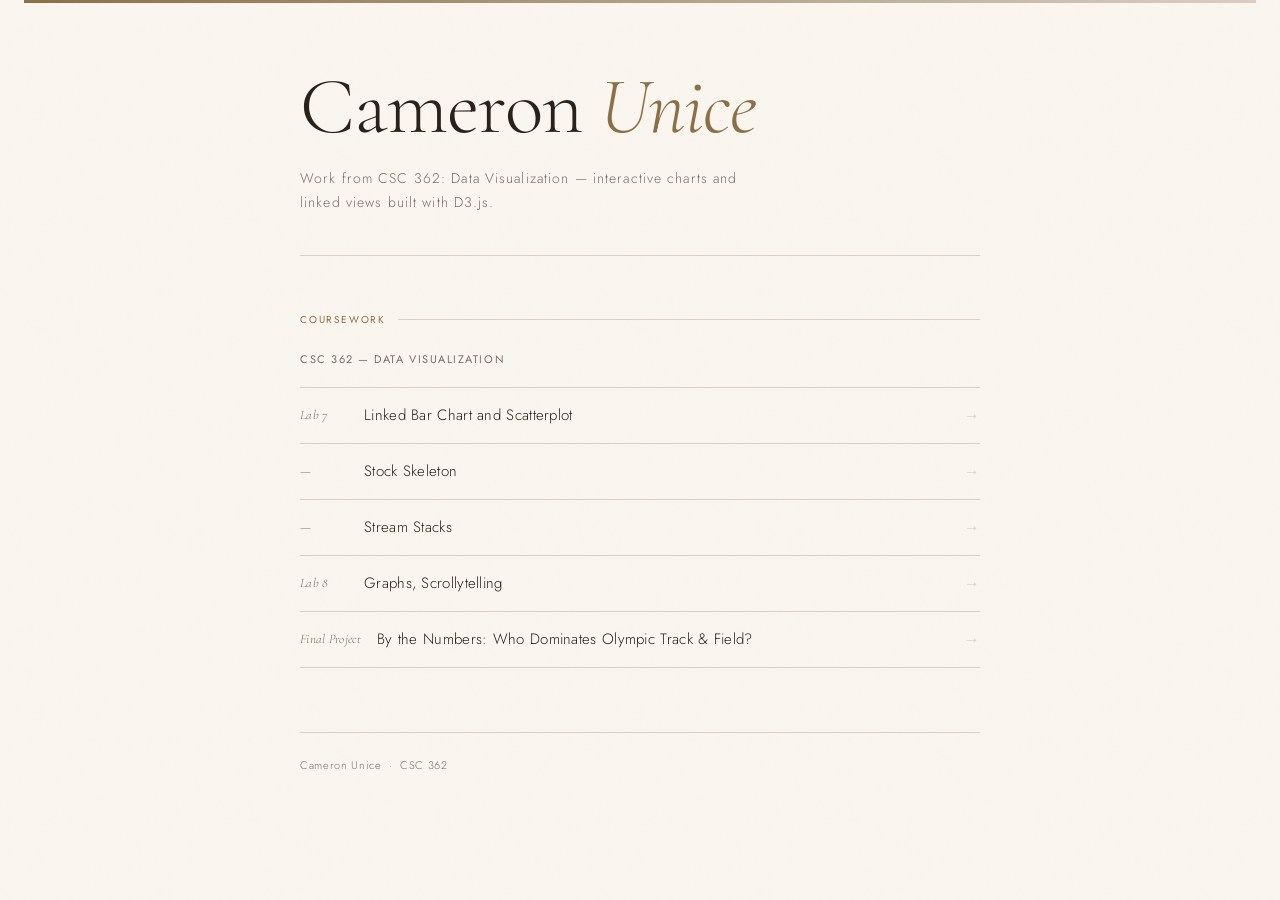
<file: index.html>
<!DOCTYPE html>
<html lang="en">
<head>
  <meta charset="UTF-8" />
  <meta name="viewport" content="width=device-width, initial-scale=1.0" />
  <title>Cameron Unice</title>
  <link href="https://fonts.googleapis.com/css2?family=Cormorant+Garamond:ital,wght@0,300;0,400;1,300&family=Jost:wght@300;400&display=swap" rel="stylesheet">
  <style>
    :root {
      --cream: #faf6ef;
      --warm: #f0e9dc;
      --border: #d9cfc2;
      --ink: #2a2118;
      --muted: #7a6e62;
      --accent: #8b6f47;
    }

    * { margin: 0; padding: 0; box-sizing: border-box; }

    body {
      background-color: var(--cream);
      color: var(--ink);
      font-family: 'Jost', sans-serif;
      font-weight: 300;
      min-height: 100vh;
      padding: 0 24px 80px;
    }

    /* top rule */
    body::before {
      content: '';
      display: block;
      height: 3px;
      background: linear-gradient(90deg, var(--accent) 0%, var(--border) 100%);
      margin-bottom: 64px;
    }

    .container {
      max-width: 680px;
      margin: 0 auto;
    }

    header {
      margin-bottom: 56px;
      padding-bottom: 40px;
      border-bottom: 1px solid var(--border);
    }

    h1 {
      font-family: 'Cormorant Garamond', serif;
      font-weight: 300;
      font-size: clamp(52px, 8vw, 80px);
      line-height: 1;
      letter-spacing: -1px;
      color: var(--ink);
      margin-bottom: 20px;
    }

    h1 em {
      font-style: italic;
      color: var(--accent);
    }

    .tagline {
      font-size: 14px;
      font-weight: 300;
      color: var(--muted);
      letter-spacing: 0.08em;
      line-height: 1.7;
      max-width: 480px;
    }

    h2 {
      font-family: 'Cormorant Garamond', serif;
      font-weight: 400;
      font-size: 28px;
      color: var(--ink);
      margin-bottom: 8px;
      letter-spacing: 0.01em;
    }

    .section-label {
      font-size: 10px;
      font-weight: 400;
      letter-spacing: 0.18em;
      text-transform: uppercase;
      color: var(--accent);
      margin-bottom: 24px;
      display: flex;
      align-items: center;
      gap: 12px;
    }

    .section-label::after {
      content: '';
      flex: 1;
      height: 1px;
      background: var(--border);
    }

    .course-block {
      margin-bottom: 48px;
    }

    .course-title {
      font-size: 11px;
      letter-spacing: 0.14em;
      text-transform: uppercase;
      color: var(--muted);
      margin-bottom: 20px;
      font-weight: 400;
    }

    ul {
      list-style: none;
    }

    li {
      border-top: 1px solid var(--border);
    }

    li:last-child {
      border-bottom: 1px solid var(--border);
    }

    li a {
      display: flex;
      align-items: center;
      justify-content: space-between;
      padding: 16px 0;
      text-decoration: none;
      color: var(--ink);
      font-size: 15px;
      font-weight: 300;
      letter-spacing: 0.02em;
      transition: all 0.2s ease;
      gap: 16px;
    }

    li a::after {
      content: '→';
      color: var(--border);
      font-size: 16px;
      transition: all 0.2s ease;
      flex-shrink: 0;
    }

    li a:hover {
      color: var(--accent);
      padding-left: 8px;
    }

    li a:hover::after {
      color: var(--accent);
      transform: translateX(4px);
    }

    .lab-num {
      font-family: 'Cormorant Garamond', serif;
      font-style: italic;
      font-size: 13px;
      color: var(--muted);
      min-width: 48px;
      flex-shrink: 0;
    }

    .lab-name {
      flex: 1;
    }

    footer {
      margin-top: 64px;
      padding-top: 24px;
      border-top: 1px solid var(--border);
      font-size: 11px;
      color: var(--muted);
      letter-spacing: 0.06em;
    }

    /* subtle paper texture overlay */
    body::after {
      content: '';
      position: fixed;
      inset: 0;
      pointer-events: none;
      background-image: url("data:image/svg+xml,%3Csvg xmlns='http://www.w3.org/2000/svg' width='300' height='300'%3E%3Cfilter id='n'%3E%3CfeTurbulence type='fractalNoise' baseFrequency='0.9' numOctaves='4' stitchTiles='stitch'/%3E%3C/filter%3E%3Crect width='300' height='300' filter='url(%23n)' opacity='0.03'/%3E%3C/svg%3E");
      opacity: 0.4;
      z-index: 0;
    }

    .container { position: relative; z-index: 1; }
  </style>
</head>
<body>
  <div class="container">
    <header>
      <h1>Cameron <em>Unice</em></h1>
      <p class="tagline">Work from CSC 362: Data Visualization — interactive charts and linked views built with D3.js.</p>
    </header>

    <main>
      <div class="section-label">Coursework</div>
      <div class="course-block">
        <p class="course-title">CSC 362 — Data Visualization</p>
        <ul>
          <li>
            <a href="trails-skeleton/index.html">
              <span class="lab-num">Lab 7</span>
              <span class="lab-name">Linked Bar Chart and Scatterplot</span>
            </a>
          </li>
          <li>
            <a href="stock-skeleton/index.html">
              <span class="lab-num">—</span>
              <span class="lab-name">Stock Skeleton</span>
            </a>
          </li>
          <li>
            <a href="stream-stacks/index.html">
              <span class="lab-num">—</span>
              <span class="lab-name">Stream Stacks</span>
            </a>
          </li>
          <li>
            <a href="lab-8-advanced-topics-caunice09/index.html">
              <span class="lab-num">Lab 8</span>
              <span class="lab-name">Graphs, Scrollytelling</span>
            </a>
          </li>
          <li>
            <a href="csc362_final/index.html">
              <span class="lab-num">Final Project</span>
              <span class="lab-name">By the Numbers: Who Dominates Olympic Track & Field?</span>
            </a>
          </li>
        </ul>
      </div>
    </main>

    <footer>Cameron Unice &nbsp;·&nbsp; CSC 362</footer>
  </div>
</body>
</html>
</file>
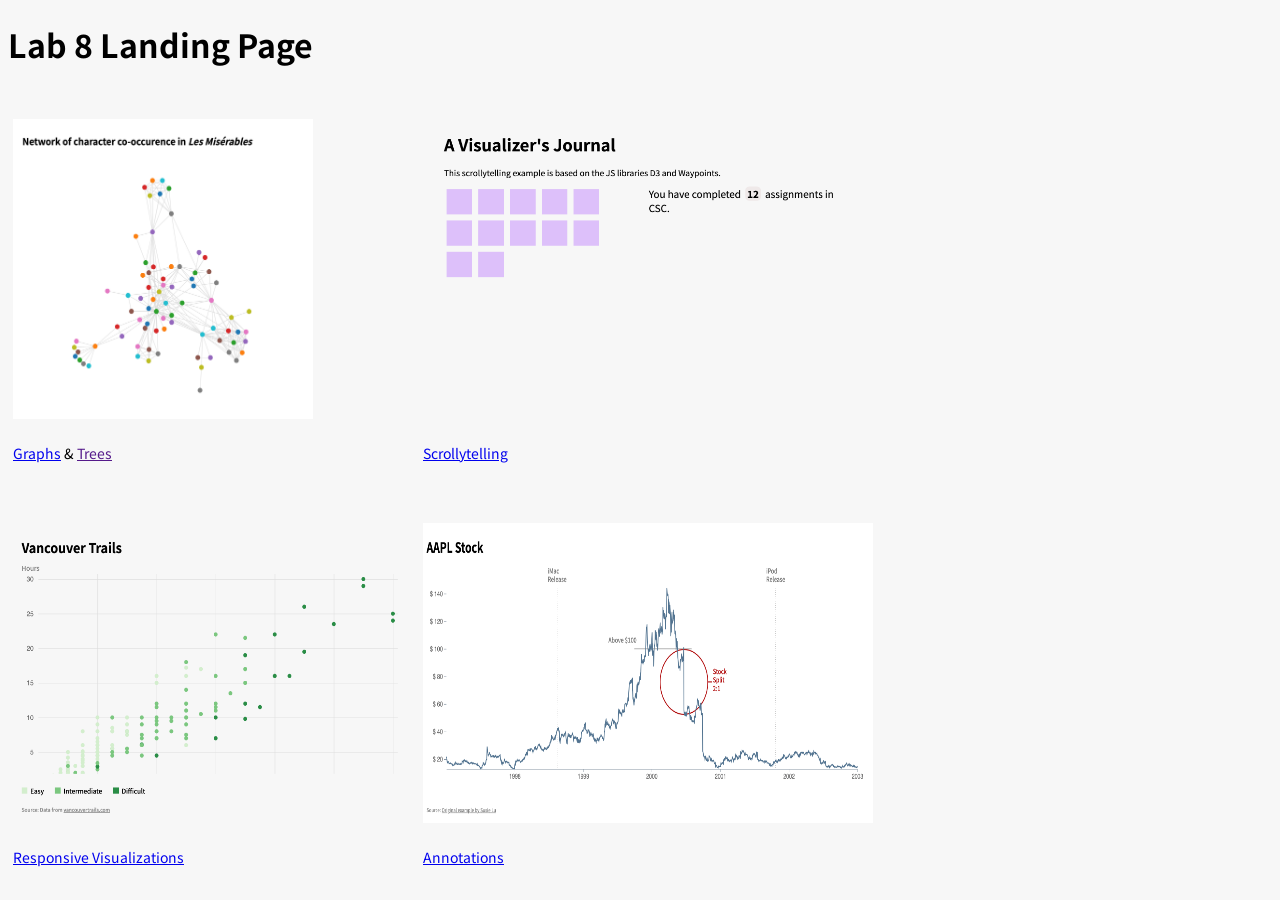
<file: lab-8-advanced-topics-caunice09/index.html>
<!DOCTYPE html>
<html lang="en">
<head>
    <meta charset="UTF-8">
    <meta name="viewport" content="width=device-width, initial-scale=1.0">
    <title>Lab 8</title>
    <link rel="stylesheet" href="css/style.css">
    <link href="https://fonts.googleapis.com/css2?family=Noto+Sans+JP:wght@400;500;700&display=swap" rel="stylesheet">
</head>
<body>
    <h1>Lab 8 Landing Page</h1>
    <style type="text/css">
        </style>
        <table class="tg">
        <thead>
          <tr>
            <th class="tg-0pky"><br><img src="images/graphs.png" alt="A small network of character co-occurences in Les Mis" width="300" height="300"></th>
            <th class="tg-0pky"><br><img src="images/scrollytelling.png" alt="A scrollytelling vis of Data Vis assignments" width="450" height="300"></th>
          </tr>
        </thead>
        <tbody>
          <tr>
            <td class="tg-0pky"><a href="graphs/index.html">Graphs</a> & <a href="">Trees</a></td>
            <td class="tg-0pky"><a href="scrollytelling/index.html">Scrollytelling</a></td>
          </tr>
          <tr>
            <td class="tg-0lax"></td>
            <td class="tg-0lax"></td>
          </tr>
          <tr>
            <td class="tg-0pky"><br><img src="images/responsive.png" alt="A scatterplot of Vancouver hiking trails and their difficulty" width="400" height="300"></td>
            <td class="tg-0pky"><br><img src="images/annotations.png" alt="A line graph of AAPL stock and example annotations" width="450" height="300"></td>
          </tr>
          <tr>
            <td class="tg-0pky"><a href="responsive/index.html">Responsive Visualizations</a></td>
            <td class="tg-0pky"><a href="annotations/index.html">Annotations</a></td>
          </tr>
        </tbody>
        </table>
</body>
</html>
</file>
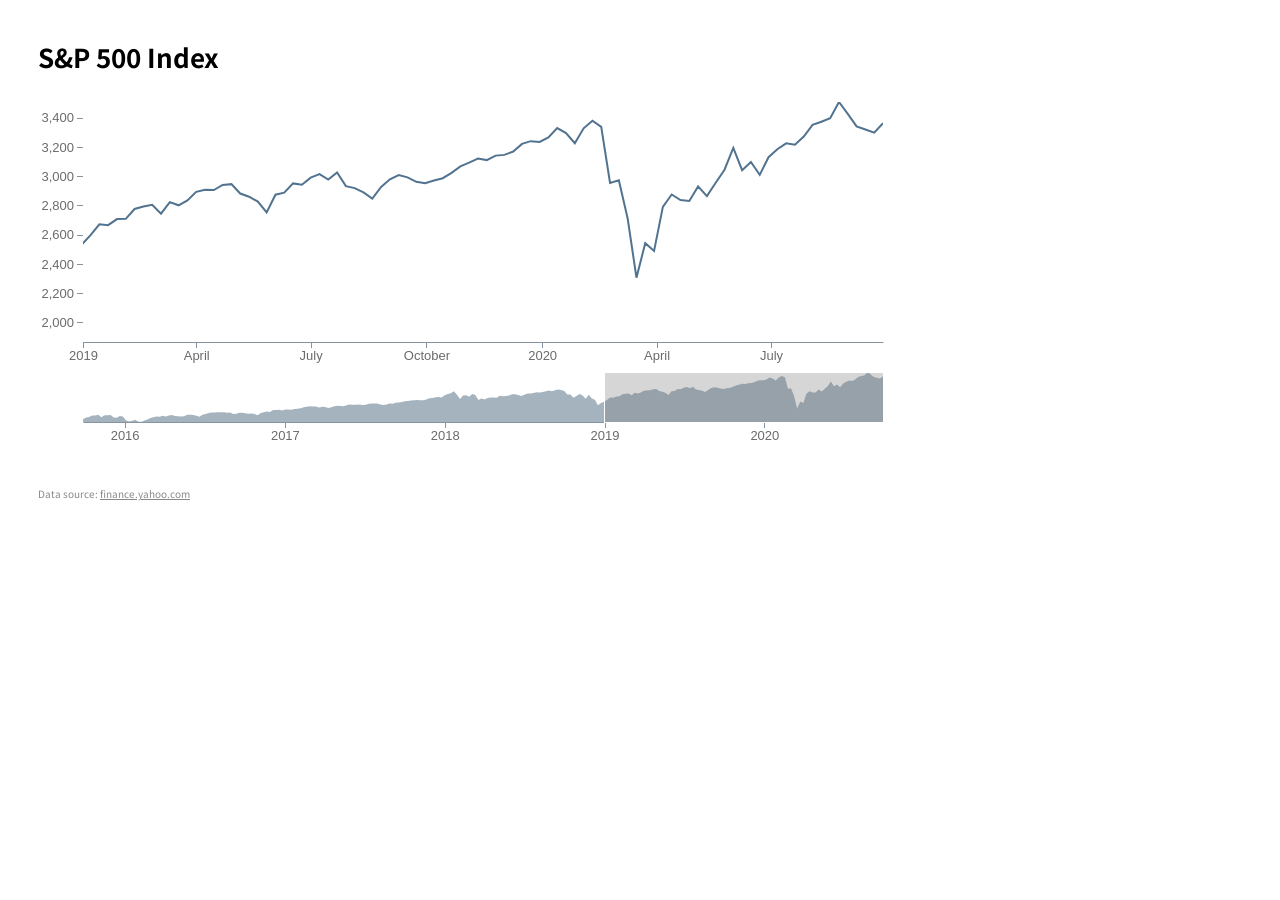
<file: stock-skeleton/index.html>
<!DOCTYPE html>
<html>
<head>
    <title>D3 Brushing & Linking</title>
    <link rel="stylesheet" href="css/style.css">
    <link href="https://fonts.googleapis.com/css2?family=Noto+Sans+JP:wght@500;700&display=swap" rel="stylesheet">
</head>
<body> 
    <h1>S&P 500 Index</h1>

    <svg id="chart"></svg>

    <div class="source">
        Data source: <a href="https://finance.yahoo.com">finance.yahoo.com</a>
    </div>
    
    <script src="js/d3.v6.min.js"></script>
    <script src="js/focusContextVis.js"></script>
    <script src="js/main.js"></script>
</body>
</html>
</file>
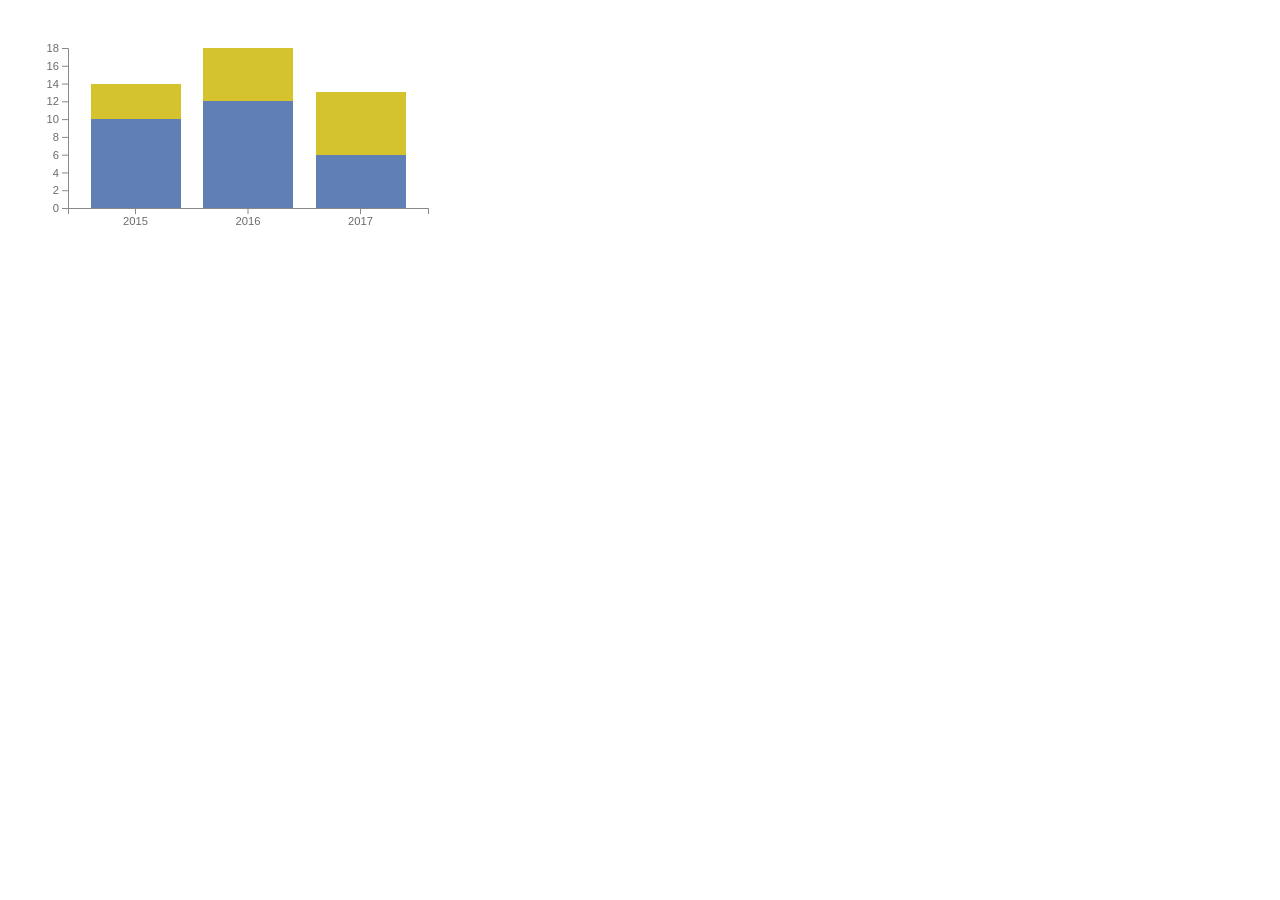
<file: stream-stacks/index.html>
<!DOCTYPE html>
<html>
<head>
    <title>D3 Stacked Bar Chart</title>
    <meta charset="utf-8">
    <link rel="icon" href="data:;base64,iVBORwOKGO=" />
    <link rel="stylesheet" href="css/style.css">
    <link href="https://fonts.googleapis.com/css2?family=Noto+Sans+JP:wght@400;700&display=swap" rel="stylesheet">
</head>
<body>
    
    <svg id="chart"></svg>
    
    <script src="js/d3.v6.min.js"></script>
    <script src="js/stackedBarChart.js"></script>
    <script src="js/main.js"></script>
</body>
</html>
</file>
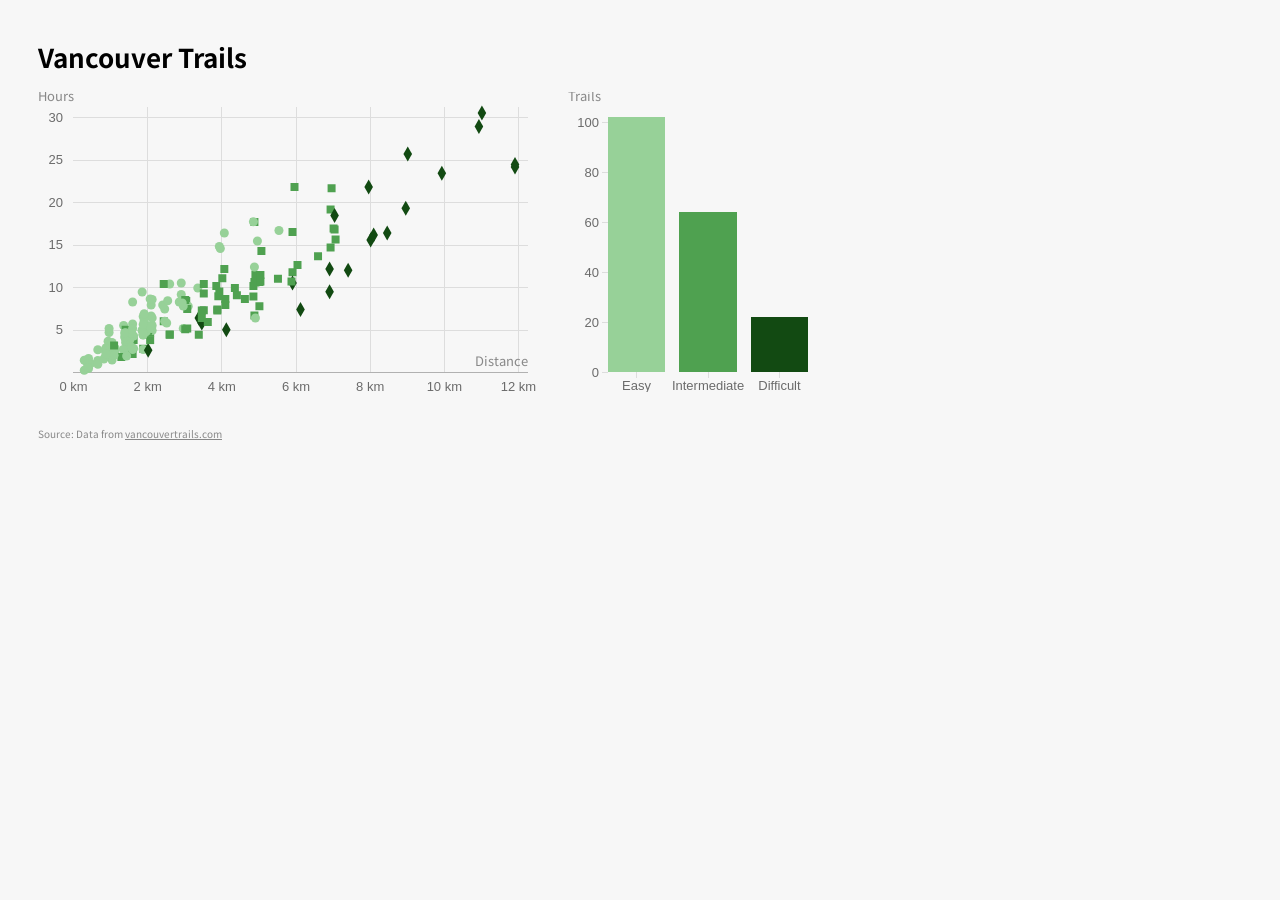
<file: trails-skeleton/index.html>
<!DOCTYPE html>
<html>
<head>
    <title>D3 Linked Charts - Basic</title>
    <link rel="stylesheet" href="css/style.css">
    <link href="https://fonts.googleapis.com/css2?family=Noto+Sans+JP:wght@500;700&display=swap" rel="stylesheet">
</head>
<body> 
    <h1>Vancouver Trails</h1>
    <!-- The wrapper div, called "container", has the display "flex" in the CSS
    to help position both divs close to each other on the page.-->
    <div class="container">

        <!-- We have two divs, one for each SVG.The class for the scatterplot div
        helps with left/right positioning-->
        <div class="margin-right"><svg id="scatterplot"></svg></div>
        <div><svg id="barchart"></svg></div>

    </div>

    <div class="source">
        Source: Data from <a href="https://vancouvertrails.com/trails/">vancouvertrails.com</a>
    </div>

    <!-- Similar tooltip code that we have used previously -->
    <div id="tooltip"></div>
    
    <!-- Order matters: we first import D3, then we use it in 
    scatterplot and barchart. We use our Scatterplot and Barchart
    objects in our main.js, so it should be last. -->
    <script src="js/d3.v6.min.js"></script>
    <script src="js/scatterplot.js"></script>
    <script src="js/barchart.js"></script>
    <script src="js/main.js"></script>
</body>
</html>
</file>
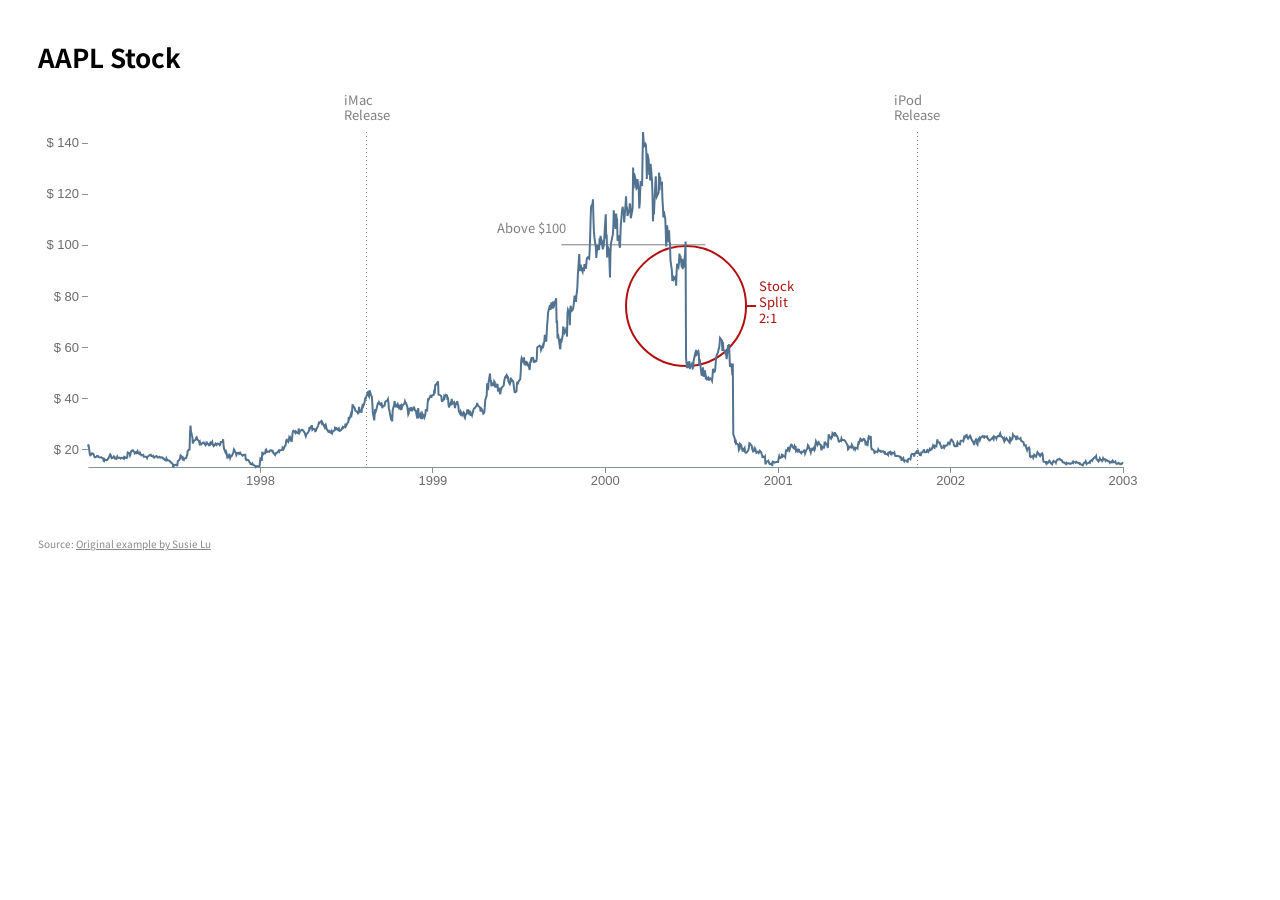
<file: lab-8-advanced-topics-caunice09/annotations/index.html>
<!DOCTYPE html>
<html>
<head>
    <title>D3 Annotated Line Chart</title>
    <link rel="icon" href="data:;base64,iVBORwOKGO=" />
    <link rel="stylesheet" href="css/style.css">
    <link href="https://fonts.googleapis.com/css2?family=Noto+Sans+JP:wght@500;700&display=swap" rel="stylesheet">
</head>
<body> 
    <h1>AAPL Stock</h1>

    <svg id="chart"></svg>

    <div class="source">
        Source: <a href="https://bl.ocks.org/susielu/23dc3082669ee026c552b85081d90976">Original example by Susie Lu</a>
    </div>
    
    <script src="../js/d3.v6.min.js"></script>
    <script src="js/d3-annotation.min.js"></script>
    <script src="js/linechart.js"></script>
    <script src="js/main.js"></script>
</body>
</html>
</file>
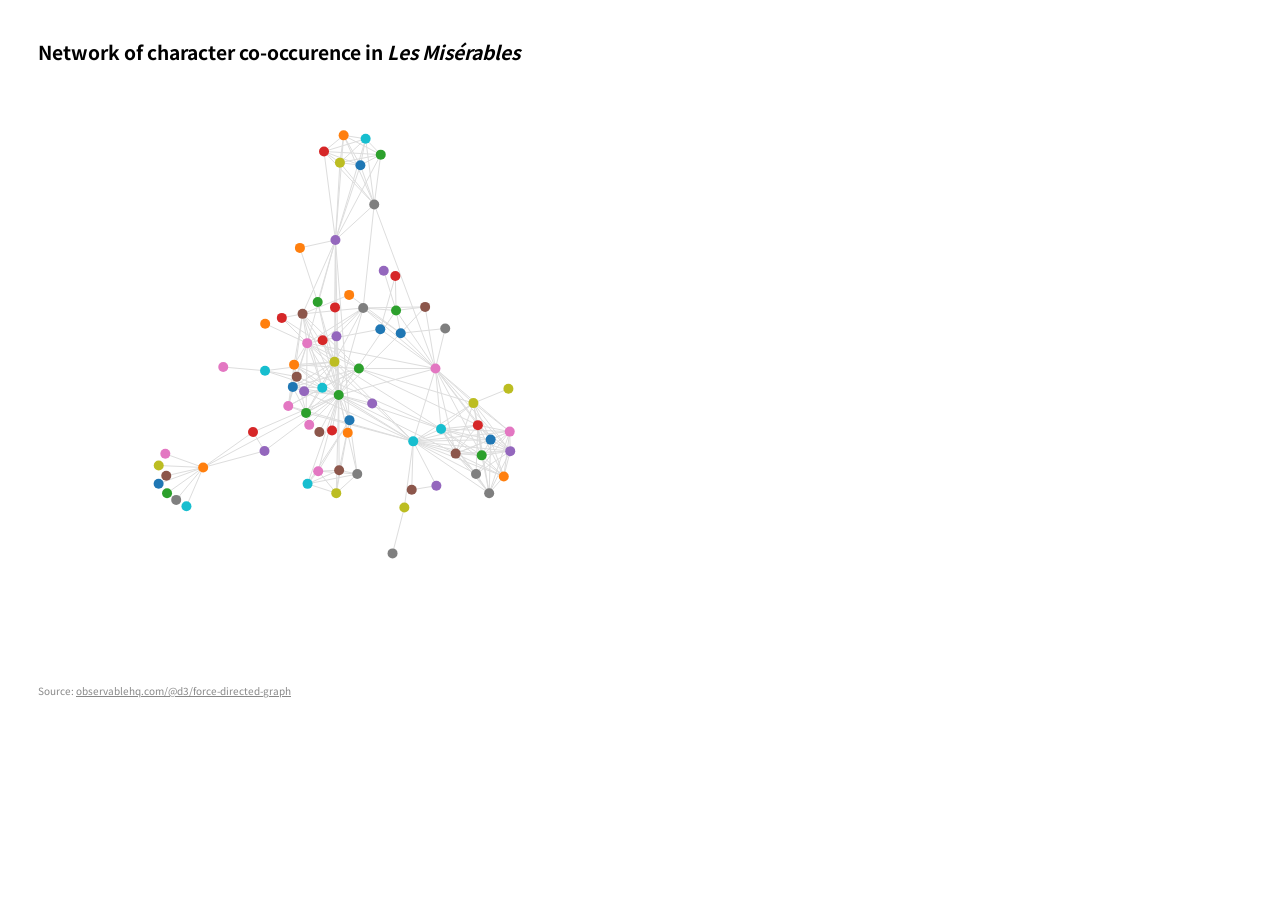
<file: lab-8-advanced-topics-caunice09/graphs/index.html>
<!DOCTYPE html>
<html lang="en">
<head>
    <meta charset="UTF-8">
    <meta name="viewport" content="width=device-width, initial-scale=1.0">
    <title>Graphs and Trees</title>
    <link rel="stylesheet" href="css/style.css">
    <meta charset="UTF-8">
    <link href="https://fonts.googleapis.com/css2?family=Noto+Sans+JP:wght@500;700&display=swap" rel="stylesheet">

</head>
<body>
    <h1>Network of character co-occurence in <i>Les Misérables</i></h1>

    <div id="force-directed-graph"></div>
    <div id="name"></div>
    <div class="source">
        Source: <a href="https://observablehq.com/@d3/force-directed-graph">observablehq.com/@d3/force-directed-graph</a>
    </div>

    <script src="../js/d3.v6.min.js"></script>
    <script src="js/forceDirectedGraph.js"></script>
    <script src="js/main.js"></script>
</body>
</html>
</file>
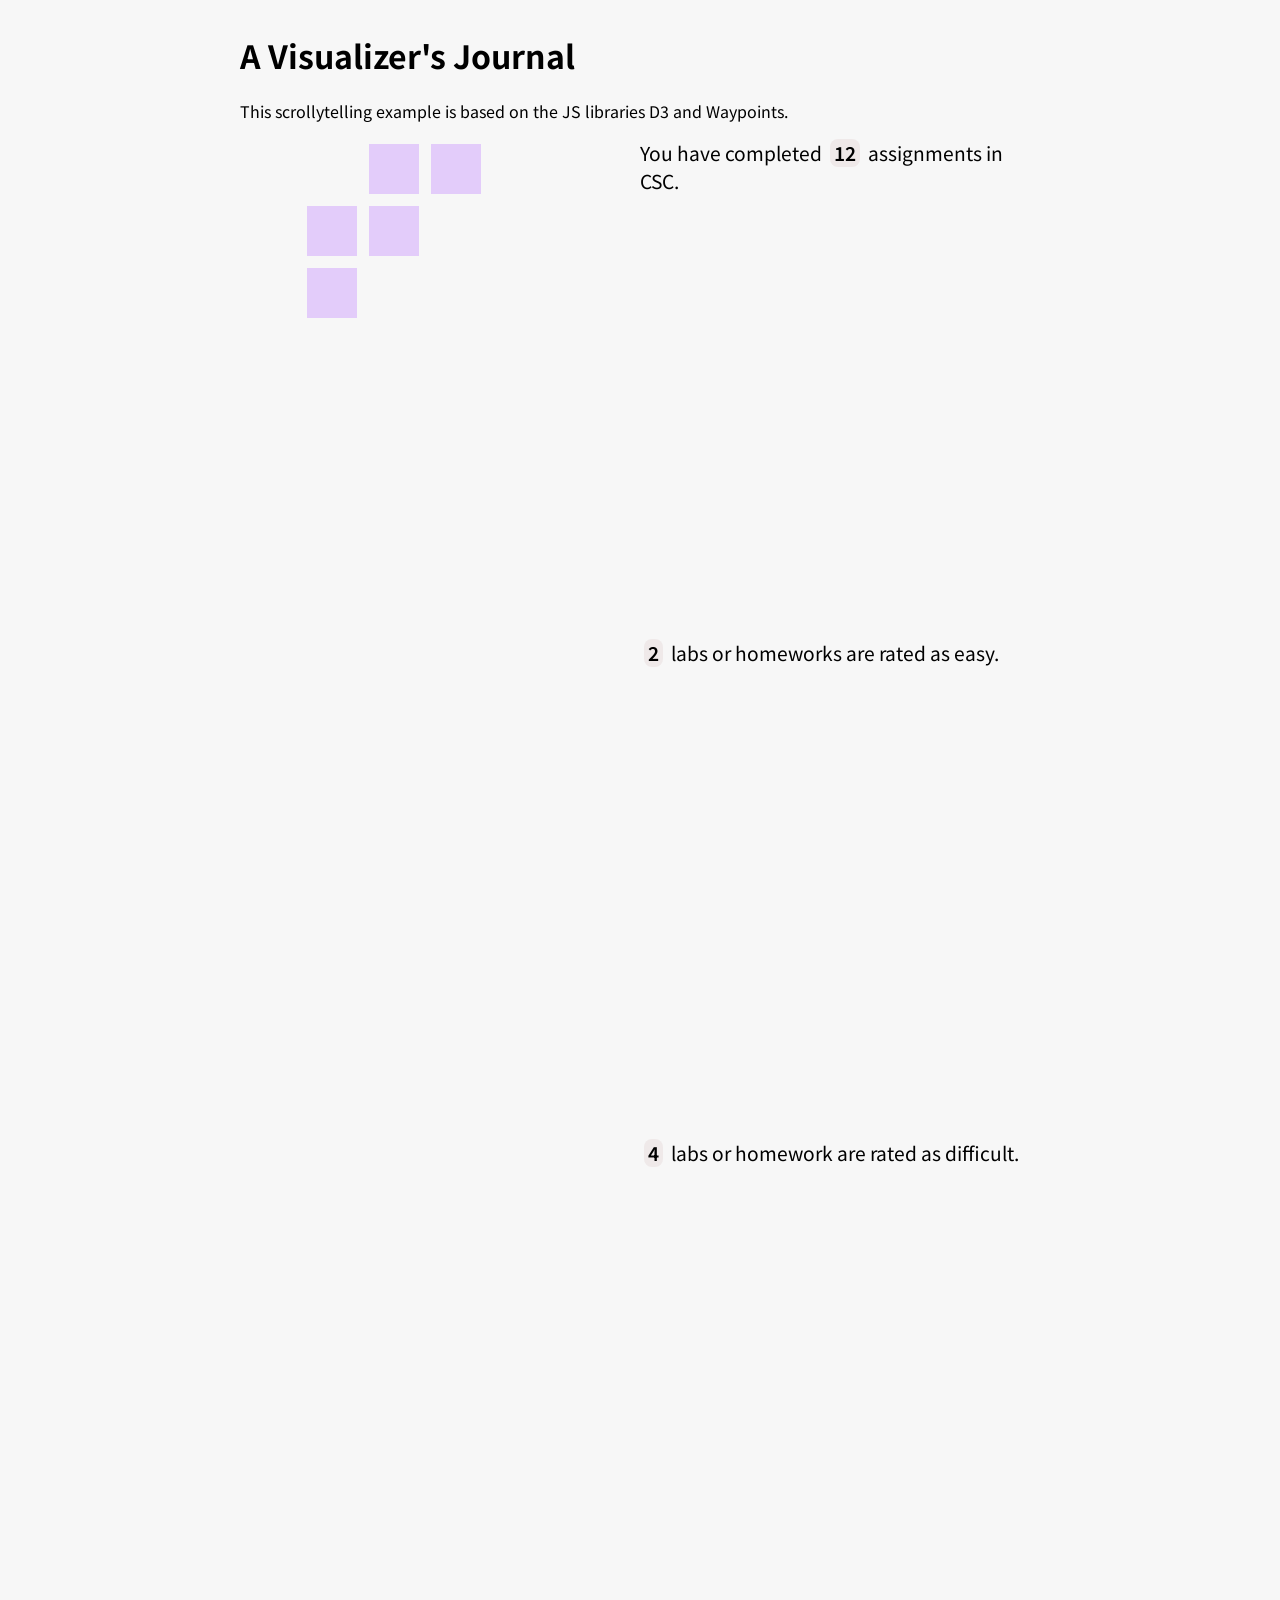
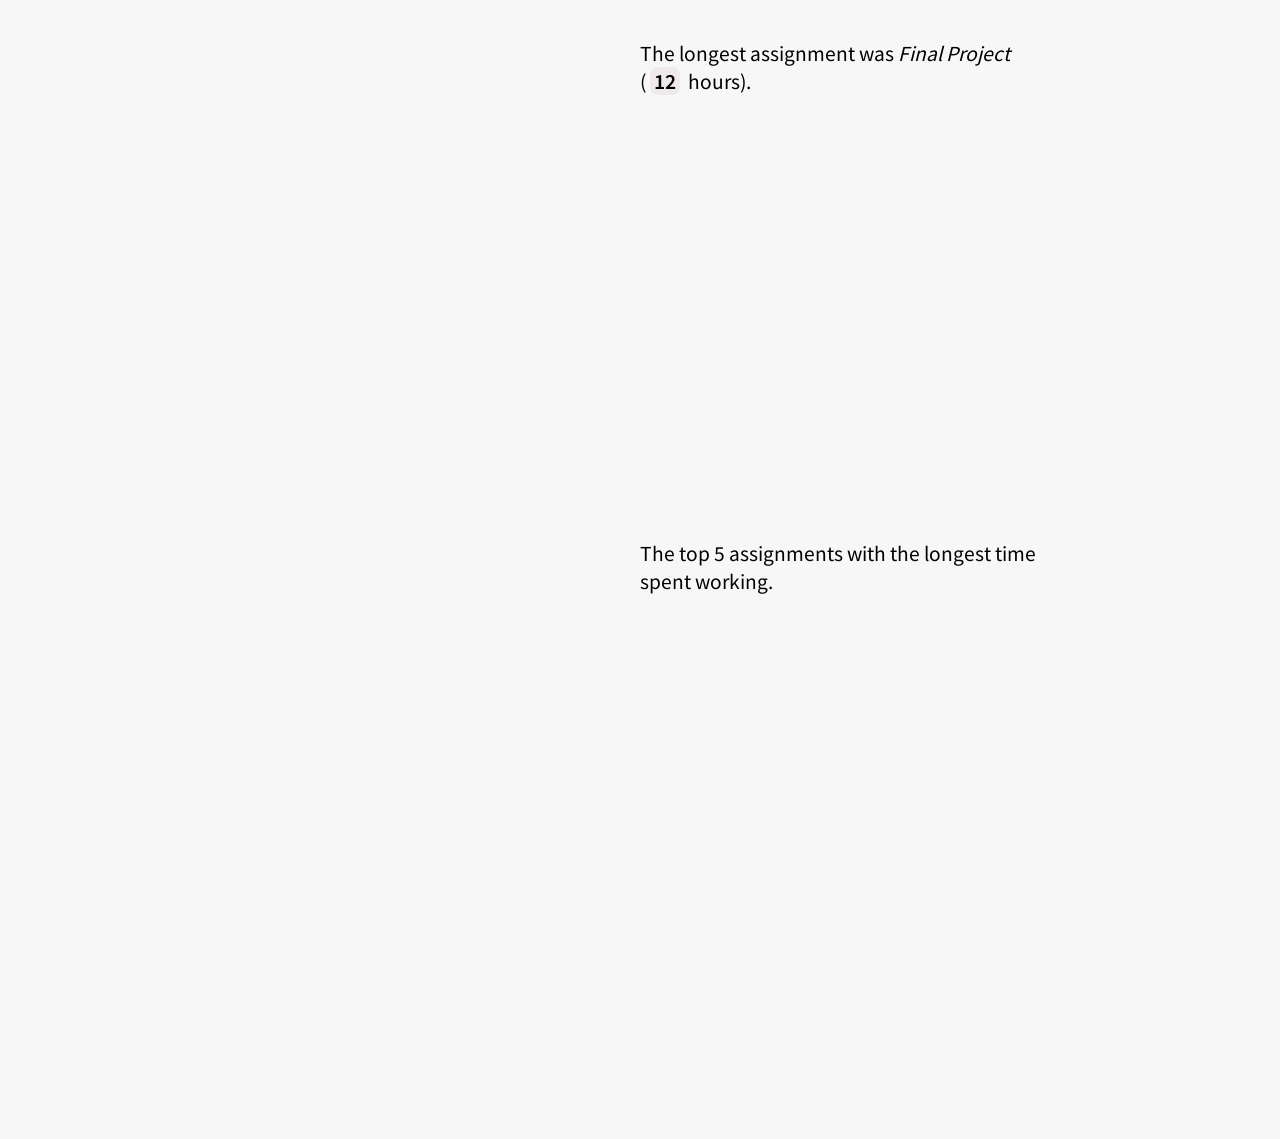
<file: lab-8-advanced-topics-caunice09/scrollytelling/index.html>
<!DOCTYPE html>
<html>
<head>
    <title>Scrollytelling using D3 and Waypoints</title>
    <link rel="icon" href="data:;base64,iVBORwOKGO=" />
    <link rel="stylesheet" href="css/style.css">
    <link href="https://fonts.googleapis.com/css2?family=Noto+Sans+JP:wght@400;500;700&display=swap" rel="stylesheet">
</head>
<body> 
    <div class="page">
        <h1>A Visualizer's Journal</h1>

        <p>This scrollytelling example is based on the JS libraries D3 and Waypoints.</p>

        <div class="container">
            <div id="vis"></div>
            <div id="prose">
                <div class="step" id="step0">You have completed <span class="count" id="vis-count"></span> assignments in CSC.</div>
                <div class="step" id="step1"><span class="count" id="easy-vis-count"></span> labs or homeworks are rated as easy.</div>
                <div class="step" id="step2"><span class="count" id="difficult-vis-count"></span> labs or homework are rated as difficult.</div>
                <div class="step" id="step3">The longest assignment was <i><span id="max-duration-vis"></span></i><br>(<span class="count" id="max-duration"></span> hours).</div>
                <div class="step" id="step4">The top 5 assignments with the longest time spent working.</div>
            </div>
        </div>
    </div>


    <script src="../js/d3.v6.min.js"></script>
    <script src="js/noframework.waypoints.min.js"></script>
    <script src="js/scrollerVis.js"></script>
    <script src="js/main.js"></script>
</body>
</html>
</file>
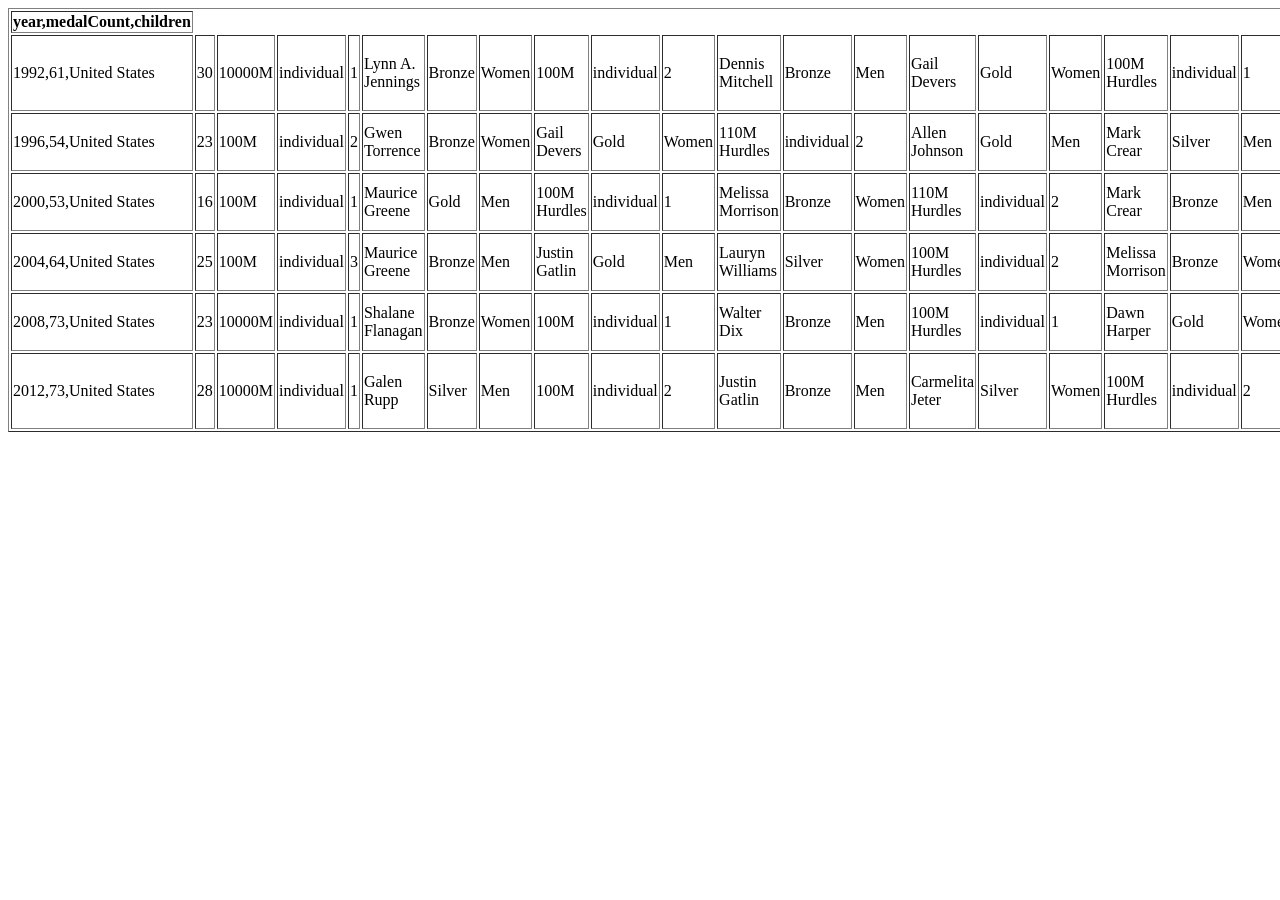
<file: csc362_final/data/data.html>
<!DOCTYPE html>
<html>
<head>
    <meta charset="UTF-8">
    <title>JSON To HTML Table</title>
    </head>
    <body>
        <table border="1">
        <tr>
            <th>year,medalCount,children</th>
        </tr>
        <tr>
            <td>1992,61,United States</td>
            <td>30</td>
            <td>10000M</td>
            <td>individual</td>
            <td>1</td>
            <td>Lynn A. Jennings</td>
            <td>Bronze</td>
            <td>Women</td>
            <td>100M</td>
            <td>individual</td>
            <td>2</td>
            <td>Dennis Mitchell</td>
            <td>Bronze</td>
            <td>Men</td>
            <td>Gail Devers</td>
            <td>Gold</td>
            <td>Women</td>
            <td>100M Hurdles</td>
            <td>individual</td>
            <td>1</td>
            <td>La Vona Ann Martin</td>
            <td>Silver</td>
            <td>Women</td>
            <td>110M Hurdles</td>
            <td>individual</td>
            <td>2</td>
            <td>Jack Pierce</td>
            <td>Bronze</td>
            <td>Men</td>
            <td>Tony Dees</td>
            <td>Silver</td>
            <td>Men</td>
            <td>200M</td>
            <td>individual</td>
            <td>3</td>
            <td>Michael D. Bates</td>
            <td>Bronze</td>
            <td>Men</td>
            <td>Michael Marsh</td>
            <td>Gold</td>
            <td>Men</td>
            <td>Gwen Torrence</td>
            <td>Gold</td>
            <td>Women</td>
            <td>400M</td>
            <td>individual</td>
            <td>2</td>
            <td>Quincy Watts</td>
            <td>Gold</td>
            <td>Men</td>
            <td>Steve Lewis</td>
            <td>Silver</td>
            <td>Men</td>
            <td>400M Hurdles</td>
            <td>individual</td>
            <td>3</td>
            <td>Kevin Curtis Young</td>
            <td>Gold</td>
            <td>Men</td>
            <td>Janeene Vickers</td>
            <td>Bronze</td>
            <td>Women</td>
            <td>Sandra Farmer-Patrick</td>
            <td>Silver</td>
            <td>Women</td>
            <td>800M</td>
            <td>individual</td>
            <td>1</td>
            <td>Johnny Lee Jr Gray</td>
            <td>Bronze</td>
            <td>Men</td>
            <td>Decathlon</td>
            <td>individual</td>
            <td>1</td>
            <td>David Allan Johnson</td>
            <td>Bronze</td>
            <td>Men</td>
            <td>Heptathlon</td>
            <td>individual</td>
            <td>1</td>
            <td>Jackie Joyner-Kersee</td>
            <td>Gold</td>
            <td>Women</td>
            <td>High Jump</td>
            <td>individual</td>
            <td>1</td>
            <td>Hollis Conway</td>
            <td>Bronze</td>
            <td>Men</td>
            <td>Long Jump</td>
            <td>individual</td>
            <td>4</td>
            <td>Joe Greene</td>
            <td>Bronze</td>
            <td>Men</td>
            <td>Carl Lewis</td>
            <td>Gold</td>
            <td>Men</td>
            <td>Michael Anthony Powell</td>
            <td>Silver</td>
            <td>Men</td>
            <td>Jackie Joyner-Kersee</td>
            <td>Bronze</td>
            <td>Women</td>
            <td>Shot Put</td>
            <td>individual</td>
            <td>2</td>
            <td>Michael D. Stulce</td>
            <td>Gold</td>
            <td>Men</td>
            <td>James Doehring</td>
            <td>Silver</td>
            <td>Men</td>
            <td>Triple Jump</td>
            <td>individual</td>
            <td>2</td>
            <td>Mike Conley</td>
            <td>Gold</td>
            <td>Men</td>
            <td>Charles Simpkins</td>
            <td>Silver</td>
            <td>Men</td>
            <td>4X100M Relay</td>
            <td>team</td>
            <td>Gold</td>
            <td>Men</td>
            <td>1</td>
            <td>Leroy Burrell</td>
            <td>Men</td>
            <td>James Jett</td>
            <td>Men</td>
            <td>Carl Lewis</td>
            <td>Men</td>
            <td>Michael Marsh</td>
            <td>Men</td>
            <td>Dennis Mitchell</td>
            <td>Men</td>
            <td>4X100M Relay</td>
            <td>team</td>
            <td>Gold</td>
            <td>Women</td>
            <td>1</td>
            <td>Evelyn Ashford</td>
            <td>Women</td>
            <td>Michelle Finn</td>
            <td>Women</td>
            <td>Carlette D. Guidry-White</td>
            <td>Women</td>
            <td>Esther Jones</td>
            <td>Women</td>
            <td>Gwen Torrence</td>
            <td>Women</td>
            <td>4X400M Relay</td>
            <td>team</td>
            <td>Gold</td>
            <td>Men</td>
            <td>1</td>
            <td>Darnell Hall</td>
            <td>Men</td>
            <td>Charles L. Jenkins</td>
            <td>Men</td>
            <td>Michael Johnson</td>
            <td>Men</td>
            <td>Steve Lewis</td>
            <td>Men</td>
            <td>Andrew Valmon</td>
            <td>Men</td>
            <td>Quincy Watts</td>
            <td>Men</td>
            <td>4X400M Relay</td>
            <td>team</td>
            <td>Silver</td>
            <td>Women</td>
            <td>1</td>
            <td>Denean Hill</td>
            <td>Women</td>
            <td>Natasha Kaiser</td>
            <td>Women</td>
            <td>Jearl Miles</td>
            <td>Women</td>
            <td>Rochelle Stevens</td>
            <td>Women</td>
            <td>Gwen Torrence</td>
            <td>Women</td>
            <td>Dannette Young</td>
            <td>Women</td>
            <td>Germany</td>
            <td>10</td>
            <td>5000M</td>
            <td>individual</td>
            <td>1</td>
            <td>Dieter Baumann</td>
            <td>Gold</td>
            <td>Men</td>
            <td>50KM Walk</td>
            <td>individual</td>
            <td>1</td>
            <td>Ronald Weigel</td>
            <td>Bronze</td>
            <td>Men</td>
            <td>Discus Throw</td>
            <td>individual</td>
            <td>1</td>
            <td>Jürgen Schult</td>
            <td>Silver</td>
            <td>Men</td>
            <td>Heptathlon</td>
            <td>individual</td>
            <td>1</td>
            <td>Sabine Braun</td>
            <td>Bronze</td>
            <td>Women</td>
            <td>High Jump</td>
            <td>individual</td>
            <td>1</td>
            <td>Heike Henkel</td>
            <td>Gold</td>
            <td>Women</td>
            <td>Javelin Throw</td>
            <td>individual</td>
            <td>2</td>
            <td>Karen Forkel</td>
            <td>Bronze</td>
            <td>Women</td>
            <td>Silke Renk</td>
            <td>Gold</td>
            <td>Women</td>
            <td>Long Jump</td>
            <td>individual</td>
            <td>1</td>
            <td>Heike Drechsler</td>
            <td>Gold</td>
            <td>Women</td>
            <td>Marathon</td>
            <td>individual</td>
            <td>1</td>
            <td>Stephan Timo Freigang</td>
            <td>Bronze</td>
            <td>Men</td>
            <td>Shot Put</td>
            <td>individual</td>
            <td>1</td>
            <td>Kathrin Neimke</td>
            <td>Bronze</td>
            <td>Women</td>
            <td>Kenya</td>
            <td>8</td>
            <td>10000M</td>
            <td>individual</td>
            <td>1</td>
            <td>Richard Chelimo</td>
            <td>Silver</td>
            <td>Men</td>
            <td>3000M Steeplechase</td>
            <td>individual</td>
            <td>3</td>
            <td>William Mutwol</td>
            <td>Bronze</td>
            <td>Men</td>
            <td>Mathew Birir</td>
            <td>Gold</td>
            <td>Men</td>
            <td>Patrick Sang</td>
            <td>Silver</td>
            <td>Men</td>
            <td>400M</td>
            <td>individual</td>
            <td>1</td>
            <td>Samson Kitur</td>
            <td>Bronze</td>
            <td>Men</td>
            <td>5000M</td>
            <td>individual</td>
            <td>1</td>
            <td>Paul Bitok</td>
            <td>Silver</td>
            <td>Men</td>
            <td>800M</td>
            <td>individual</td>
            <td>2</td>
            <td>William Tanui</td>
            <td>Gold</td>
            <td>Men</td>
            <td>Nixon Kiprotich</td>
            <td>Silver</td>
            <td>Men</td>
            <td>Cuba</td>
            <td>7</td>
            <td>800M</td>
            <td>individual</td>
            <td>1</td>
            <td>Ana Fidelia Quirot</td>
            <td>Bronze</td>
            <td>Women</td>
            <td>Discus Throw</td>
            <td>individual</td>
            <td>2</td>
            <td>Roberto S. Moya</td>
            <td>Bronze</td>
            <td>Men</td>
            <td>Maritza Marten</td>
            <td>Gold</td>
            <td>Women</td>
            <td>High Jump</td>
            <td>individual</td>
            <td>2</td>
            <td>Javier Sotomayor</td>
            <td>Gold</td>
            <td>Men</td>
            <td>Joanet Quintero</td>
            <td>Bronze</td>
            <td>Women</td>
            <td>4X100M Relay</td>
            <td>team</td>
            <td>Bronze</td>
            <td>Men</td>
            <td>1</td>
            <td>Jorge Luis Aguilera Ruiz</td>
            <td>Men</td>
            <td>Joel Isasi</td>
            <td>Men</td>
            <td>Joel Lamela</td>
            <td>Men</td>
            <td>Andres Simon</td>
            <td>Men</td>
            <td>4X400M Relay</td>
            <td>team</td>
            <td>Silver</td>
            <td>Men</td>
            <td>1</td>
            <td>Roberto Hernandez Prendes</td>
            <td>Men</td>
            <td>Hector Herrera Ortiz</td>
            <td>Men</td>
            <td>Lazaro Martinez Despaigne</td>
            <td>Men</td>
            <td>Norberto Tellez</td>
            <td>Men</td>
            <td>United Kingdom</td>
            <td>6</td>
            <td>100M</td>
            <td>individual</td>
            <td>1</td>
            <td>Linford Christie</td>
            <td>Gold</td>
            <td>Men</td>
            <td>400M Hurdles</td>
            <td>individual</td>
            <td>2</td>
            <td>Kriss Kezie Uche Akabusi</td>
            <td>Bronze</td>
            <td>Men</td>
            <td>Sally Janet Jane Gunnell</td>
            <td>Gold</td>
            <td>Women</td>
            <td>Javelin Throw</td>
            <td>individual</td>
            <td>1</td>
            <td>Steve Backley</td>
            <td>Bronze</td>
            <td>Men</td>
            <td>4X400M Relay</td>
            <td>team</td>
            <td>Bronze</td>
            <td>Men</td>
            <td>1</td>
            <td>Kriss Kezie Uche Akabusi</td>
            <td>Men</td>
            <td>Roger Black</td>
            <td>Men</td>
            <td>David Allan Grindley</td>
            <td>Men</td>
            <td>Duaine Ladejo</td>
            <td>Men</td>
            <td>John Paul Lyndon Regis</td>
            <td>Men</td>
            <td>Mark Ashton Richardson</td>
            <td>Men</td>
            <td>4X400M Relay</td>
            <td>team</td>
            <td>Bronze</td>
            <td>Women</td>
            <td>1</td>
            <td>Sandra Marie Douglas</td>
            <td>Women</td>
            <td>Sally Janet Jane Gunnell</td>
            <td>Women</td>
            <td>Phylis Smith</td>
            <td>Women</td>
            <td>Jennifer Stoute</td>
            <td>Women</td>
        </tr>
        <tr>
            <td>1996,54,United States</td>
            <td>23</td>
            <td>100M</td>
            <td>individual</td>
            <td>2</td>
            <td>Gwen Torrence</td>
            <td>Bronze</td>
            <td>Women</td>
            <td>Gail Devers</td>
            <td>Gold</td>
            <td>Women</td>
            <td>110M Hurdles</td>
            <td>individual</td>
            <td>2</td>
            <td>Allen Johnson</td>
            <td>Gold</td>
            <td>Men</td>
            <td>Mark Crear</td>
            <td>Silver</td>
            <td>Men</td>
            <td>200M</td>
            <td>individual</td>
            <td>1</td>
            <td>Michael Johnson</td>
            <td>Gold</td>
            <td>Men</td>
            <td>400M</td>
            <td>individual</td>
            <td>1</td>
            <td>Michael Johnson</td>
            <td>Gold</td>
            <td>Men</td>
            <td>400M Hurdles</td>
            <td>individual</td>
            <td>4</td>
            <td>Calvin Davis</td>
            <td>Bronze</td>
            <td>Men</td>
            <td>Derrick Adkins</td>
            <td>Gold</td>
            <td>Men</td>
            <td>Tonja Buford-Bailey</td>
            <td>Bronze</td>
            <td>Women</td>
            <td>Kim Batten</td>
            <td>Silver</td>
            <td>Women</td>
            <td>Decathlon</td>
            <td>individual</td>
            <td>1</td>
            <td>Dan O&#039;Brien</td>
            <td>Gold</td>
            <td>Men</td>
            <td>Hammer Throw</td>
            <td>individual</td>
            <td>1</td>
            <td>Lance Earl Deal</td>
            <td>Silver</td>
            <td>Men</td>
            <td>High Jump</td>
            <td>individual</td>
            <td>1</td>
            <td>Charles Austin</td>
            <td>Gold</td>
            <td>Men</td>
            <td>Long Jump</td>
            <td>individual</td>
            <td>3</td>
            <td>Joe Greene</td>
            <td>Bronze</td>
            <td>Men</td>
            <td>Carl Lewis</td>
            <td>Gold</td>
            <td>Men</td>
            <td>Jackie Joyner-Kersee</td>
            <td>Bronze</td>
            <td>Women</td>
            <td>Shot Put</td>
            <td>individual</td>
            <td>2</td>
            <td>Eric Randolph Barnes</td>
            <td>Gold</td>
            <td>Men</td>
            <td>John Godina</td>
            <td>Silver</td>
            <td>Men</td>
            <td>Triple Jump</td>
            <td>individual</td>
            <td>1</td>
            <td>Kenny Harrison</td>
            <td>Gold</td>
            <td>Men</td>
            <td>4X100M Relay</td>
            <td>team</td>
            <td>Gold</td>
            <td>Women</td>
            <td>1</td>
            <td>Gail Devers</td>
            <td>Women</td>
            <td>Chryste Gaines</td>
            <td>Women</td>
            <td>Carlette D. Guidry-White</td>
            <td>Women</td>
            <td>Inger Miller</td>
            <td>Women</td>
            <td>Gwen Torrence</td>
            <td>Women</td>
            <td>4X100M Relay</td>
            <td>team</td>
            <td>Silver</td>
            <td>Men</td>
            <td>1</td>
            <td>Jon Drummond</td>
            <td>Men</td>
            <td>Tim Harden</td>
            <td>Men</td>
            <td>Michael Marsh</td>
            <td>Men</td>
            <td>Dennis Mitchell</td>
            <td>Men</td>
            <td>Tim Montgomery</td>
            <td>Men</td>
            <td>4X400M Relay</td>
            <td>team</td>
            <td>Gold</td>
            <td>Men</td>
            <td>1</td>
            <td>Alvin Harrison</td>
            <td>Men</td>
            <td>Anthuan Maybank</td>
            <td>Men</td>
            <td>Derek Mills</td>
            <td>Men</td>
            <td>Jason Rouser</td>
            <td>Men</td>
            <td>Lamont Smith</td>
            <td>Men</td>
            <td>4X400M Relay</td>
            <td>team</td>
            <td>Gold</td>
            <td>Women</td>
            <td>1</td>
            <td>Kim Graham</td>
            <td>Women</td>
            <td>Maicel Malone</td>
            <td>Women</td>
            <td>Jearl Miles</td>
            <td>Women</td>
            <td>Rochelle Stevens</td>
            <td>Women</td>
            <td>Linetta Wilson</td>
            <td>Women</td>
            <td>Russia</td>
            <td>10</td>
            <td>10000M Walk</td>
            <td>individual</td>
            <td>1</td>
            <td>Yelena Nikolayeva</td>
            <td>Gold</td>
            <td>Women</td>
            <td>1500M</td>
            <td>individual</td>
            <td>1</td>
            <td>Svetlana Masterkova</td>
            <td>Gold</td>
            <td>Women</td>
            <td>20KM Walk</td>
            <td>individual</td>
            <td>1</td>
            <td>Ilya Markov</td>
            <td>Silver</td>
            <td>Men</td>
            <td>50KM Walk</td>
            <td>individual</td>
            <td>1</td>
            <td>Mikhail Shchennikov</td>
            <td>Silver</td>
            <td>Men</td>
            <td>800M</td>
            <td>individual</td>
            <td>1</td>
            <td>Svetlana Masterkova</td>
            <td>Gold</td>
            <td>Women</td>
            <td>Discus Throw</td>
            <td>individual</td>
            <td>1</td>
            <td>Natalya Sadova</td>
            <td>Silver</td>
            <td>Women</td>
            <td>Marathon</td>
            <td>individual</td>
            <td>1</td>
            <td>Valentina Yegorova</td>
            <td>Silver</td>
            <td>Women</td>
            <td>Pole Vault</td>
            <td>individual</td>
            <td>1</td>
            <td>Igor Trandenkov</td>
            <td>Silver</td>
            <td>Men</td>
            <td>Shot Put</td>
            <td>individual</td>
            <td>1</td>
            <td>Irina Khudorozhkina</td>
            <td>Bronze</td>
            <td>Women</td>
            <td>Triple Jump</td>
            <td>individual</td>
            <td>1</td>
            <td>Inna Lasovskaya</td>
            <td>Silver</td>
            <td>Women</td>
            <td>Kenya</td>
            <td>8</td>
            <td>10000M</td>
            <td>individual</td>
            <td>1</td>
            <td>Paul Tergat</td>
            <td>Silver</td>
            <td>Men</td>
            <td>1500M</td>
            <td>individual</td>
            <td>1</td>
            <td>Stephen Kipkorir</td>
            <td>Bronze</td>
            <td>Men</td>
            <td>3000M Steeplechase</td>
            <td>individual</td>
            <td>2</td>
            <td>Joseph Keter</td>
            <td>Gold</td>
            <td>Men</td>
            <td>Moses Kiptanui</td>
            <td>Silver</td>
            <td>Men</td>
            <td>5000M</td>
            <td>individual</td>
            <td>2</td>
            <td>Paul Bitok</td>
            <td>Silver</td>
            <td>Men</td>
            <td>Pauline Konga</td>
            <td>Silver</td>
            <td>Women</td>
            <td>800M</td>
            <td>individual</td>
            <td>1</td>
            <td>Fred Onyancha</td>
            <td>Bronze</td>
            <td>Men</td>
            <td>Marathon</td>
            <td>individual</td>
            <td>1</td>
            <td>Erick Wainaina</td>
            <td>Bronze</td>
            <td>Men</td>
            <td>Germany</td>
            <td>7</td>
            <td>110M Hurdles</td>
            <td>individual</td>
            <td>1</td>
            <td>Florian Schwarthoff</td>
            <td>Bronze</td>
            <td>Men</td>
            <td>Decathlon</td>
            <td>individual</td>
            <td>1</td>
            <td>Frank Busemann</td>
            <td>Silver</td>
            <td>Men</td>
            <td>Discus Throw</td>
            <td>individual</td>
            <td>2</td>
            <td>Lars Riedel</td>
            <td>Gold</td>
            <td>Men</td>
            <td>Ilke Wyludda</td>
            <td>Gold</td>
            <td>Women</td>
            <td>Pole Vault</td>
            <td>individual</td>
            <td>1</td>
            <td>Andrei Tivontchik</td>
            <td>Bronze</td>
            <td>Men</td>
            <td>Shot Put</td>
            <td>individual</td>
            <td>1</td>
            <td>Astrid Kumbernuss</td>
            <td>Gold</td>
            <td>Women</td>
            <td>4X400M Relay</td>
            <td>team</td>
            <td>Bronze</td>
            <td>Women</td>
            <td>1</td>
            <td>Grit Breuer</td>
            <td>Women</td>
            <td>Linda Kisabaka</td>
            <td>Women</td>
            <td>Uta Rohlander</td>
            <td>Women</td>
            <td>Anja Rücker</td>
            <td>Women</td>
            <td>Jamaica</td>
            <td>6</td>
            <td>100M</td>
            <td>individual</td>
            <td>1</td>
            <td>Merlene Ottey-Page</td>
            <td>Silver</td>
            <td>Women</td>
            <td>200M</td>
            <td>individual</td>
            <td>1</td>
            <td>Merlene Ottey-Page</td>
            <td>Silver</td>
            <td>Women</td>
            <td>400M Hurdles</td>
            <td>individual</td>
            <td>1</td>
            <td>Deon Marie Hemmings</td>
            <td>Gold</td>
            <td>Women</td>
            <td>Long Jump</td>
            <td>individual</td>
            <td>1</td>
            <td>James Beckford</td>
            <td>Silver</td>
            <td>Men</td>
            <td>4X100M Relay</td>
            <td>team</td>
            <td>Bronze</td>
            <td>Women</td>
            <td>1</td>
            <td>Juliet Cuthbert</td>
            <td>Women</td>
            <td>Michele Freeman</td>
            <td>Women</td>
            <td>Andrea Lloyd</td>
            <td>Women</td>
            <td>Nikole Mitchell</td>
            <td>Women</td>
            <td>Merlene Ottey-Page</td>
            <td>Women</td>
            <td>Gillian Claire Russell</td>
            <td>Women</td>
            <td>4X400M Relay</td>
            <td>team</td>
            <td>Bronze</td>
            <td>Men</td>
            <td>1</td>
            <td>Dennis Anthony Blake</td>
            <td>Men</td>
            <td>Davian Clarke</td>
            <td>Men</td>
            <td>Greg Haughton</td>
            <td>Men</td>
            <td>Roxbert Martin</td>
            <td>Men</td>
            <td>Michael Mcdonald</td>
            <td>Men</td>
            <td>Garth Robinson</td>
            <td>Men</td>
        </tr>
        <tr>
            <td>2000,53,United States</td>
            <td>16</td>
            <td>100M</td>
            <td>individual</td>
            <td>1</td>
            <td>Maurice Greene</td>
            <td>Gold</td>
            <td>Men</td>
            <td>100M Hurdles</td>
            <td>individual</td>
            <td>1</td>
            <td>Melissa Morrison</td>
            <td>Bronze</td>
            <td>Women</td>
            <td>110M Hurdles</td>
            <td>individual</td>
            <td>2</td>
            <td>Mark Crear</td>
            <td>Bronze</td>
            <td>Men</td>
            <td>Terrence Trammell</td>
            <td>Silver</td>
            <td>Men</td>
            <td>400M</td>
            <td>individual</td>
            <td>2</td>
            <td>Michael Johnson</td>
            <td>Gold</td>
            <td>Men</td>
            <td>Alvin Harrison</td>
            <td>Silver</td>
            <td>Men</td>
            <td>400M Hurdles</td>
            <td>individual</td>
            <td>1</td>
            <td>Angelo Taylor</td>
            <td>Gold</td>
            <td>Men</td>
            <td>Decathlon</td>
            <td>individual</td>
            <td>1</td>
            <td>Chris Huffins</td>
            <td>Bronze</td>
            <td>Men</td>
            <td>Pole Vault</td>
            <td>individual</td>
            <td>3</td>
            <td>Nick Hysong</td>
            <td>Gold</td>
            <td>Men</td>
            <td>Lawrence Johnson</td>
            <td>Silver</td>
            <td>Men</td>
            <td>Stacy Dragila</td>
            <td>Gold</td>
            <td>Women</td>
            <td>Shot Put</td>
            <td>individual</td>
            <td>2</td>
            <td>John Godina</td>
            <td>Bronze</td>
            <td>Men</td>
            <td>Adam Nelson</td>
            <td>Silver</td>
            <td>Men</td>
            <td>4X100M Relay</td>
            <td>team</td>
            <td>Bronze</td>
            <td>Women</td>
            <td>1</td>
            <td>Torri Edwards</td>
            <td>Women</td>
            <td>Chryste Gaines</td>
            <td>Women</td>
            <td>Nanceen Perry</td>
            <td>Women</td>
            <td>Passion Richardson</td>
            <td>Women</td>
            <td>4X100M Relay</td>
            <td>team</td>
            <td>Gold</td>
            <td>Men</td>
            <td>1</td>
            <td>Kenneth Brokenburr</td>
            <td>Men</td>
            <td>Jon Drummond</td>
            <td>Men</td>
            <td>Maurice Greene</td>
            <td>Men</td>
            <td>Brian Lewis</td>
            <td>Men</td>
            <td>Tim Montgomery</td>
            <td>Men</td>
            <td>Bernard Williams Iii</td>
            <td>Men</td>
            <td>4X400M Relay</td>
            <td>team</td>
            <td>Gold</td>
            <td>Women</td>
            <td>1</td>
            <td>Andrea Anderson</td>
            <td>Women</td>
            <td>Latasha Colander</td>
            <td>Women</td>
            <td>Monique Hennagan</td>
            <td>Women</td>
            <td>Jearl Miles</td>
            <td>Women</td>
            <td>Russia</td>
            <td>13</td>
            <td>20KM Walk</td>
            <td>individual</td>
            <td>1</td>
            <td>Vladimir Andreyev</td>
            <td>Bronze</td>
            <td>Men</td>
            <td>400M Hurdles</td>
            <td>individual</td>
            <td>1</td>
            <td>Irina Privalova</td>
            <td>Gold</td>
            <td>Women</td>
            <td>Hammer Throw</td>
            <td>individual</td>
            <td>1</td>
            <td>Olga Kuzenkova</td>
            <td>Silver</td>
            <td>Women</td>
            <td>Heptathlon</td>
            <td>individual</td>
            <td>1</td>
            <td>Yelena Prokhorova</td>
            <td>Silver</td>
            <td>Women</td>
            <td>High Jump</td>
            <td>individual</td>
            <td>2</td>
            <td>Sergey Kliugin</td>
            <td>Gold</td>
            <td>Men</td>
            <td>Yelena Yelesina</td>
            <td>Gold</td>
            <td>Women</td>
            <td>Javelin Throw</td>
            <td>individual</td>
            <td>1</td>
            <td>Sergey Makarov</td>
            <td>Bronze</td>
            <td>Men</td>
            <td>Long Jump</td>
            <td>individual</td>
            <td>1</td>
            <td>Tatyana Kotova</td>
            <td>Bronze</td>
            <td>Women</td>
            <td>Pole Vault</td>
            <td>individual</td>
            <td>1</td>
            <td>Maksim Tarasov</td>
            <td>Bronze</td>
            <td>Men</td>
            <td>Shot Put</td>
            <td>individual</td>
            <td>1</td>
            <td>Larisa Peleshenko</td>
            <td>Silver</td>
            <td>Women</td>
            <td>Triple Jump</td>
            <td>individual</td>
            <td>2</td>
            <td>Denis Kapustin</td>
            <td>Bronze</td>
            <td>Men</td>
            <td>Tatyana Lebedeva</td>
            <td>Silver</td>
            <td>Women</td>
            <td>4X400M Relay</td>
            <td>team</td>
            <td>Bronze</td>
            <td>Women</td>
            <td>1</td>
            <td>Svetlana Goncharenko</td>
            <td>Women</td>
            <td>Olga Kotlyarova</td>
            <td>Women</td>
            <td>Natalya Nazarova</td>
            <td>Women</td>
            <td>Irina Privalova</td>
            <td>Women</td>
            <td>Yulia Sotnikova</td>
            <td>Women</td>
            <td>Olesya Zykina</td>
            <td>Women</td>
            <td>Jamaica</td>
            <td>9</td>
            <td>100M</td>
            <td>individual</td>
            <td>2</td>
            <td>Merlene Ottey-Page</td>
            <td>Bronze</td>
            <td>Women</td>
            <td>Tanya Lawrence</td>
            <td>Silver</td>
            <td>Women</td>
            <td>200M</td>
            <td>individual</td>
            <td>1</td>
            <td>Beverly Mcdonald</td>
            <td>Bronze</td>
            <td>Women</td>
            <td>400M</td>
            <td>individual</td>
            <td>2</td>
            <td>Greg Haughton</td>
            <td>Bronze</td>
            <td>Men</td>
            <td>Lorraine Graham</td>
            <td>Silver</td>
            <td>Women</td>
            <td>400M Hurdles</td>
            <td>individual</td>
            <td>1</td>
            <td>Deon Marie Hemmings</td>
            <td>Silver</td>
            <td>Women</td>
            <td>4X100M Relay</td>
            <td>team</td>
            <td>Silver</td>
            <td>Women</td>
            <td>1</td>
            <td>Veronica Campbell-Brown</td>
            <td>Women</td>
            <td>Merlene Frazer</td>
            <td>Women</td>
            <td>Tanya Lawrence</td>
            <td>Women</td>
            <td>Beverly Mcdonald</td>
            <td>Women</td>
            <td>Merlene Ottey-Page</td>
            <td>Women</td>
            <td>4X400M Relay</td>
            <td>team</td>
            <td>Bronze</td>
            <td>Men</td>
            <td>1</td>
            <td>Sanjay Ayre</td>
            <td>Men</td>
            <td>Michael Blackwood</td>
            <td>Men</td>
            <td>Greg Haughton</td>
            <td>Men</td>
            <td>Michael Mcdonald</td>
            <td>Men</td>
            <td>Danny Mcfarlane</td>
            <td>Men</td>
            <td>Christopher Williams</td>
            <td>Men</td>
            <td>4X400M Relay</td>
            <td>team</td>
            <td>Silver</td>
            <td>Women</td>
            <td>1</td>
            <td>Michelle Burgher</td>
            <td>Women</td>
            <td>Lorraine Graham</td>
            <td>Women</td>
            <td>Deon Marie Hemmings</td>
            <td>Women</td>
            <td>Charmaine Howell</td>
            <td>Women</td>
            <td>Sandie Richards</td>
            <td>Women</td>
            <td>Catherine Scott-Pomales</td>
            <td>Women</td>
            <td>Ethiopia</td>
            <td>8</td>
            <td>10000M</td>
            <td>individual</td>
            <td>4</td>
            <td>Assefa Mezgebu</td>
            <td>Bronze</td>
            <td>Men</td>
            <td>Haile Gebrselassie</td>
            <td>Gold</td>
            <td>Men</td>
            <td>Derartu Tulu</td>
            <td>Gold</td>
            <td>Women</td>
            <td>Gete Wami</td>
            <td>Silver</td>
            <td>Women</td>
            <td>5000M</td>
            <td>individual</td>
            <td>2</td>
            <td>Millon Wolde</td>
            <td>Gold</td>
            <td>Men</td>
            <td>Gete Wami</td>
            <td>Bronze</td>
            <td>Women</td>
            <td>Marathon</td>
            <td>individual</td>
            <td>2</td>
            <td>Tesfaye Tola</td>
            <td>Bronze</td>
            <td>Men</td>
            <td>Gezahegne Abera</td>
            <td>Gold</td>
            <td>Men</td>
            <td>Kenya</td>
            <td>7</td>
            <td>10000M</td>
            <td>individual</td>
            <td>1</td>
            <td>Paul Tergat</td>
            <td>Silver</td>
            <td>Men</td>
            <td>1500M</td>
            <td>individual</td>
            <td>2</td>
            <td>Bernard Lagat</td>
            <td>Bronze</td>
            <td>Men</td>
            <td>Noah Kiprono Ngenyi</td>
            <td>Gold</td>
            <td>Men</td>
            <td>3000M Steeplechase</td>
            <td>individual</td>
            <td>2</td>
            <td>Reuben Kosgei</td>
            <td>Gold</td>
            <td>Men</td>
            <td>Wilson Boit Kipketer</td>
            <td>Silver</td>
            <td>Men</td>
            <td>Marathon</td>
            <td>individual</td>
            <td>2</td>
            <td>Joyce Chepchumba</td>
            <td>Bronze</td>
            <td>Men</td>
            <td>Erick Wainaina</td>
            <td>Silver</td>
            <td>Men</td>
        </tr>
        <tr>
            <td>2004,64,United States</td>
            <td>25</td>
            <td>100M</td>
            <td>individual</td>
            <td>3</td>
            <td>Maurice Greene</td>
            <td>Bronze</td>
            <td>Men</td>
            <td>Justin Gatlin</td>
            <td>Gold</td>
            <td>Men</td>
            <td>Lauryn Williams</td>
            <td>Silver</td>
            <td>Women</td>
            <td>100M Hurdles</td>
            <td>individual</td>
            <td>2</td>
            <td>Melissa Morrison</td>
            <td>Bronze</td>
            <td>Women</td>
            <td>Joanna Hayes</td>
            <td>Gold</td>
            <td>Women</td>
            <td>110M Hurdles</td>
            <td>individual</td>
            <td>1</td>
            <td>Terrence Trammell</td>
            <td>Silver</td>
            <td>Men</td>
            <td>200M</td>
            <td>individual</td>
            <td>4</td>
            <td>Justin Gatlin</td>
            <td>Bronze</td>
            <td>Men</td>
            <td>Shawn Crawford</td>
            <td>Gold</td>
            <td>Men</td>
            <td>Bernard Williams</td>
            <td>Silver</td>
            <td>Men</td>
            <td>Allyson Felix</td>
            <td>Silver</td>
            <td>Women</td>
            <td>400M</td>
            <td>individual</td>
            <td>3</td>
            <td>Derrick Brew</td>
            <td>Bronze</td>
            <td>Men</td>
            <td>Jeremy Wariner</td>
            <td>Gold</td>
            <td>Men</td>
            <td>Otis Harris</td>
            <td>Silver</td>
            <td>Men</td>
            <td>Decathlon</td>
            <td>individual</td>
            <td>1</td>
            <td>Bryan Clay</td>
            <td>Silver</td>
            <td>Men</td>
            <td>High Jump</td>
            <td>individual</td>
            <td>1</td>
            <td>Matt Hemingway</td>
            <td>Silver</td>
            <td>Men</td>
            <td>Long Jump</td>
            <td>individual</td>
            <td>2</td>
            <td>Dwight Phillips</td>
            <td>Gold</td>
            <td>Men</td>
            <td>John Moffitt</td>
            <td>Silver</td>
            <td>Men</td>
            <td>Marathon</td>
            <td>individual</td>
            <td>2</td>
            <td>Mebrahtom Keflezighi</td>
            <td>Silver</td>
            <td>Men</td>
            <td>Deena Kastor</td>
            <td>Bronze</td>
            <td>Women</td>
            <td>Pole Vault</td>
            <td>individual</td>
            <td>2</td>
            <td>Timothy Mack</td>
            <td>Gold</td>
            <td>Men</td>
            <td>Toby Stevenson</td>
            <td>Silver</td>
            <td>Men</td>
            <td>Shot Put</td>
            <td>individual</td>
            <td>1</td>
            <td>Adam Nelson</td>
            <td>Silver</td>
            <td>Men</td>
            <td>4X100M Relay</td>
            <td>team</td>
            <td>Silver</td>
            <td>Men</td>
            <td>1</td>
            <td>Shawn Crawford</td>
            <td>Men</td>
            <td>Justin Gatlin</td>
            <td>Men</td>
            <td>Maurice Greene</td>
            <td>Men</td>
            <td>Coby Miller</td>
            <td>Men</td>
            <td>Darvis Patton</td>
            <td>Men</td>
            <td>4X400M Relay</td>
            <td>team</td>
            <td>Gold</td>
            <td>Men</td>
            <td>1</td>
            <td>Derrick Brew</td>
            <td>Men</td>
            <td>Otis Harris</td>
            <td>Men</td>
            <td>Jeremy Wariner</td>
            <td>Men</td>
            <td>Darold Williamson</td>
            <td>Men</td>
            <td>Kelly Willie</td>
            <td>Men</td>
            <td>4X400M Relay</td>
            <td>team</td>
            <td>Gold</td>
            <td>Women</td>
            <td>1</td>
            <td>Crystal Cox</td>
            <td>Women</td>
            <td>Monique Henderson</td>
            <td>Women</td>
            <td>Monique Hennagan</td>
            <td>Women</td>
            <td>Sanya Richards</td>
            <td>Women</td>
            <td>Moushaumi Robinson</td>
            <td>Women</td>
            <td>Deedee Trotter</td>
            <td>Women</td>
            <td>Russia</td>
            <td>20</td>
            <td>1500M</td>
            <td>individual</td>
            <td>1</td>
            <td>Tatyana Tomasheva</td>
            <td>Silver</td>
            <td>Women</td>
            <td>20KM Race Walk</td>
            <td>individual</td>
            <td>1</td>
            <td>Olimpiada Ivanova</td>
            <td>Silver</td>
            <td>Women</td>
            <td>400M</td>
            <td>individual</td>
            <td>1</td>
            <td>Natalya Antyukh</td>
            <td>Bronze</td>
            <td>Women</td>
            <td>50KM Walk</td>
            <td>individual</td>
            <td>2</td>
            <td>Aleksey Voyevodin</td>
            <td>Bronze</td>
            <td>Men</td>
            <td>Denis Nizhegorodov</td>
            <td>Silver</td>
            <td>Men</td>
            <td>800M</td>
            <td>individual</td>
            <td>1</td>
            <td>Yuriy Borzakovskiy</td>
            <td>Gold</td>
            <td>Men</td>
            <td>Discus Throw</td>
            <td>individual</td>
            <td>1</td>
            <td>Natalya Sadova</td>
            <td>Gold</td>
            <td>Women</td>
            <td>Hammer Throw</td>
            <td>individual</td>
            <td>1</td>
            <td>Olga Kuzenkova</td>
            <td>Gold</td>
            <td>Women</td>
            <td>High Jump</td>
            <td>individual</td>
            <td>1</td>
            <td>Elena Slesarenko</td>
            <td>Gold</td>
            <td>Women</td>
            <td>Javelin Throw</td>
            <td>individual</td>
            <td>1</td>
            <td>Sergey Makarov</td>
            <td>Bronze</td>
            <td>Men</td>
            <td>Long Jump</td>
            <td>individual</td>
            <td>3</td>
            <td>Tatyana Kotova</td>
            <td>Bronze</td>
            <td>Women</td>
            <td>Tatyana Lebedeva</td>
            <td>Gold</td>
            <td>Women</td>
            <td>Irina Simagina</td>
            <td>Silver</td>
            <td>Women</td>
            <td>Pole Vault</td>
            <td>individual</td>
            <td>2</td>
            <td>Elena Isinbaeva</td>
            <td>Gold</td>
            <td>Women</td>
            <td>Svetlana Feofanova</td>
            <td>Silver</td>
            <td>Women</td>
            <td>Shot Put</td>
            <td>individual</td>
            <td>1</td>
            <td>Svetlana Krivelyova</td>
            <td>Bronze</td>
            <td>Women</td>
            <td>Triple Jump</td>
            <td>individual</td>
            <td>2</td>
            <td>Danila Burkenya</td>
            <td>Bronze</td>
            <td>Men</td>
            <td>Tatyana Lebedeva</td>
            <td>Bronze</td>
            <td>Women</td>
            <td>4X100M Relay</td>
            <td>team</td>
            <td>Silver</td>
            <td>Women</td>
            <td>1</td>
            <td>Olga Fyodorova</td>
            <td>Women</td>
            <td>Irina Khabarova</td>
            <td>Women</td>
            <td>Larisa Kruglova</td>
            <td>Women</td>
            <td>Yuliya Tabakova</td>
            <td>Women</td>
            <td>4X400M Relay</td>
            <td>team</td>
            <td>Silver</td>
            <td>Women</td>
            <td>1</td>
            <td>Natalya Antyukh</td>
            <td>Women</td>
            <td>Tatyana Firova</td>
            <td>Women</td>
            <td>Natalya Ivanova</td>
            <td>Women</td>
            <td>Olesya Krasnomovets</td>
            <td>Women</td>
            <td>Natalya Nazarova</td>
            <td>Women</td>
            <td>Olesya Zykina</td>
            <td>Women</td>
            <td>Ethiopia</td>
            <td>7</td>
            <td>10000M</td>
            <td>individual</td>
            <td>4</td>
            <td>Kenenisa Bekele</td>
            <td>Gold</td>
            <td>Men</td>
            <td>Sileshi Sihine</td>
            <td>Silver</td>
            <td>Men</td>
            <td>Derartu Tulu</td>
            <td>Bronze</td>
            <td>Women</td>
            <td>Ejegayehu Dibaba</td>
            <td>Silver</td>
            <td>Women</td>
            <td>5000M</td>
            <td>individual</td>
            <td>3</td>
            <td>Kenenisa Bekele</td>
            <td>Silver</td>
            <td>Men</td>
            <td>Tirunesh Dibaba</td>
            <td>Bronze</td>
            <td>Women</td>
            <td>Meseret Defar</td>
            <td>Gold</td>
            <td>Women</td>
            <td>Kenya</td>
            <td>7</td>
            <td>1500M</td>
            <td>individual</td>
            <td>1</td>
            <td>Bernard Lagat</td>
            <td>Silver</td>
            <td>Men</td>
            <td>3000M Steeplechase</td>
            <td>individual</td>
            <td>3</td>
            <td>Paul Kipsiele Koech</td>
            <td>Bronze</td>
            <td>Men</td>
            <td>Ezekiel Kemboi</td>
            <td>Gold</td>
            <td>Men</td>
            <td>Brimin Kiprop Kipruto</td>
            <td>Silver</td>
            <td>Men</td>
            <td>5000M</td>
            <td>individual</td>
            <td>2</td>
            <td>Eliud Kipchoge</td>
            <td>Bronze</td>
            <td>Men</td>
            <td>Isabella Ochichi</td>
            <td>Silver</td>
            <td>Women</td>
            <td>Marathon</td>
            <td>individual</td>
            <td>1</td>
            <td>Catherine Ndereba</td>
            <td>Silver</td>
            <td>Women</td>
            <td>Jamaica</td>
            <td>5</td>
            <td>100M</td>
            <td>individual</td>
            <td>1</td>
            <td>Veronica Campbell-Brown</td>
            <td>Bronze</td>
            <td>Women</td>
            <td>200M</td>
            <td>individual</td>
            <td>1</td>
            <td>Veronica Campbell-Brown</td>
            <td>Gold</td>
            <td>Women</td>
            <td>400M Hurdles</td>
            <td>individual</td>
            <td>1</td>
            <td>Danny Mcfarlane</td>
            <td>Silver</td>
            <td>Men</td>
            <td>4X100M Relay</td>
            <td>team</td>
            <td>Gold</td>
            <td>Women</td>
            <td>1</td>
            <td>Aleen Bailey</td>
            <td>Women</td>
            <td>Veronica Campbell-Brown</td>
            <td>Women</td>
            <td>Tanya Lawrence</td>
            <td>Women</td>
            <td>Beverly Mcdonald</td>
            <td>Women</td>
            <td>Sherone Simpson</td>
            <td>Women</td>
            <td>4X400M Relay</td>
            <td>team</td>
            <td>Bronze</td>
            <td>Women</td>
            <td>1</td>
            <td>Michelle Burgher</td>
            <td>Women</td>
            <td>Nadia Davy</td>
            <td>Women</td>
            <td>Sandie Richards</td>
            <td>Women</td>
            <td>Ronetta Smith</td>
            <td>Women</td>
            <td>Novelene Williams</td>
            <td>Women</td>
        </tr>
        <tr>
            <td>2008,73,United States</td>
            <td>23</td>
            <td>10000M</td>
            <td>individual</td>
            <td>1</td>
            <td>Shalane Flanagan</td>
            <td>Bronze</td>
            <td>Women</td>
            <td>100M</td>
            <td>individual</td>
            <td>1</td>
            <td>Walter Dix</td>
            <td>Bronze</td>
            <td>Men</td>
            <td>100M Hurdles</td>
            <td>individual</td>
            <td>1</td>
            <td>Dawn Harper</td>
            <td>Gold</td>
            <td>Women</td>
            <td>110M Hurdles</td>
            <td>individual</td>
            <td>2</td>
            <td>David Oliver</td>
            <td>Bronze</td>
            <td>Men</td>
            <td>David Payne</td>
            <td>Silver</td>
            <td>Men</td>
            <td>200M</td>
            <td>individual</td>
            <td>3</td>
            <td>Walter Dix</td>
            <td>Bronze</td>
            <td>Men</td>
            <td>Shawn Crawford</td>
            <td>Silver</td>
            <td>Men</td>
            <td>Allyson Felix</td>
            <td>Silver</td>
            <td>Women</td>
            <td>400M</td>
            <td>individual</td>
            <td>4</td>
            <td>David Neville</td>
            <td>Bronze</td>
            <td>Men</td>
            <td>Lashawn Merritt</td>
            <td>Gold</td>
            <td>Men</td>
            <td>Jeremy Wariner</td>
            <td>Silver</td>
            <td>Men</td>
            <td>Sanya Richards</td>
            <td>Bronze</td>
            <td>Women</td>
            <td>400M Hurdles</td>
            <td>individual</td>
            <td>4</td>
            <td>Bershawn Jackson</td>
            <td>Bronze</td>
            <td>Men</td>
            <td>Angelo Taylor</td>
            <td>Gold</td>
            <td>Men</td>
            <td>Kerron Clement</td>
            <td>Silver</td>
            <td>Men</td>
            <td>Sheena Tosta</td>
            <td>Silver</td>
            <td>Women</td>
            <td>Decathlon</td>
            <td>individual</td>
            <td>1</td>
            <td>Bryan Clay</td>
            <td>Gold</td>
            <td>Men</td>
            <td>Discus Throw</td>
            <td>individual</td>
            <td>1</td>
            <td>Stephanie Brown Trafton</td>
            <td>Gold</td>
            <td>Women</td>
            <td>Heptathlon</td>
            <td>individual</td>
            <td>1</td>
            <td>Hyleas Fountain</td>
            <td>Silver</td>
            <td>Women</td>
            <td>Pole Vault</td>
            <td>individual</td>
            <td>1</td>
            <td>Jennifer Stuczynski</td>
            <td>Silver</td>
            <td>Women</td>
            <td>Shot Put</td>
            <td>individual</td>
            <td>1</td>
            <td>Christian Cantwell</td>
            <td>Silver</td>
            <td>Men</td>
            <td>4X400M Relay</td>
            <td>team</td>
            <td>Gold</td>
            <td>Men</td>
            <td>1</td>
            <td>Lashawn Merritt</td>
            <td>Men</td>
            <td>David Neville</td>
            <td>Men</td>
            <td>Angelo Taylor</td>
            <td>Men</td>
            <td>Jeremy Wariner</td>
            <td>Men</td>
            <td>4X400M Relay</td>
            <td>team</td>
            <td>Gold</td>
            <td>Women</td>
            <td>1</td>
            <td>Allyson Felix</td>
            <td>Women</td>
            <td>Monique Henderson</td>
            <td>Women</td>
            <td>Sanya Richards</td>
            <td>Women</td>
            <td>Mary Wineberg</td>
            <td>Women</td>
            <td>Russia</td>
            <td>18</td>
            <td>20KM Race Walk</td>
            <td>individual</td>
            <td>1</td>
            <td>Olga Kaniskina</td>
            <td>Gold</td>
            <td>Women</td>
            <td>20KM Walk</td>
            <td>individual</td>
            <td>1</td>
            <td>Valeriy Borchin</td>
            <td>Gold</td>
            <td>Men</td>
            <td>3000M Steeplechase</td>
            <td>individual</td>
            <td>2</td>
            <td>Ekaterina Volkova</td>
            <td>Bronze</td>
            <td>Women</td>
            <td>Gulnara Galkina-Samitova</td>
            <td>Gold</td>
            <td>Women</td>
            <td>50KM Walk</td>
            <td>individual</td>
            <td>1</td>
            <td>Denis Nizhegorodov</td>
            <td>Bronze</td>
            <td>Men</td>
            <td>Heptathlon</td>
            <td>individual</td>
            <td>1</td>
            <td>Tatiana Chernova</td>
            <td>Bronze</td>
            <td>Women</td>
            <td>High Jump</td>
            <td>individual</td>
            <td>3</td>
            <td>Yaroslav Rybakov</td>
            <td>Bronze</td>
            <td>Men</td>
            <td>Andrey Silnov</td>
            <td>Gold</td>
            <td>Men</td>
            <td>Anna Chicherova</td>
            <td>Bronze</td>
            <td>Women</td>
            <td>Javelin Throw</td>
            <td>individual</td>
            <td>1</td>
            <td>Maria Abakumova</td>
            <td>Silver</td>
            <td>Women</td>
            <td>Long Jump</td>
            <td>individual</td>
            <td>1</td>
            <td>Tatyana Lebedeva</td>
            <td>Silver</td>
            <td>Women</td>
            <td>Pole Vault</td>
            <td>individual</td>
            <td>3</td>
            <td>Evgeny Lukyanenko</td>
            <td>Silver</td>
            <td>Men</td>
            <td>Svetlana Feofanova</td>
            <td>Bronze</td>
            <td>Women</td>
            <td>Elena Isinbaeva</td>
            <td>Gold</td>
            <td>Women</td>
            <td>Triple Jump</td>
            <td>individual</td>
            <td>1</td>
            <td>Tatyana Lebedeva</td>
            <td>Silver</td>
            <td>Women</td>
            <td>4X100M Relay</td>
            <td>team</td>
            <td>Gold</td>
            <td>Women</td>
            <td>1</td>
            <td>Yuliya Chermoshanskaya</td>
            <td>Women</td>
            <td>Aleksandra Fedoriva</td>
            <td>Women</td>
            <td>Yulia Gushchina</td>
            <td>Women</td>
            <td>Evgeniya Polyakova</td>
            <td>Women</td>
            <td>4X400M Relay</td>
            <td>team</td>
            <td>Bronze</td>
            <td>Men</td>
            <td>1</td>
            <td>Denis Alexeev</td>
            <td>Men</td>
            <td>Maksim Dyldin</td>
            <td>Men</td>
            <td>Vladislav Frolov</td>
            <td>Men</td>
            <td>Anton Kokorin</td>
            <td>Men</td>
            <td>4X400M Relay</td>
            <td>team</td>
            <td>Silver</td>
            <td>Women</td>
            <td>1</td>
            <td>Tatiana Firova</td>
            <td>Women</td>
            <td>Yulia Gushchina</td>
            <td>Women</td>
            <td>Anastasia Kapachinskaya</td>
            <td>Women</td>
            <td>Liudmila Litvinova</td>
            <td>Women</td>
            <td>Kenya</td>
            <td>14</td>
            <td>10000M</td>
            <td>individual</td>
            <td>1</td>
            <td>Micah Kogo</td>
            <td>Bronze</td>
            <td>Men</td>
            <td>1500M</td>
            <td>individual</td>
            <td>2</td>
            <td>Asbel Kipruto Kiprop</td>
            <td>Gold</td>
            <td>Men</td>
            <td>Nancy Jebet Langat</td>
            <td>Gold</td>
            <td>Women</td>
            <td>3000M Steeplechase</td>
            <td>individual</td>
            <td>3</td>
            <td>Richard Kipkemboi Mateelong</td>
            <td>Bronze</td>
            <td>Men</td>
            <td>Brimin Kiprop Kipruto</td>
            <td>Gold</td>
            <td>Men</td>
            <td>Eunice Jepkorir</td>
            <td>Silver</td>
            <td>Women</td>
            <td>5000M</td>
            <td>individual</td>
            <td>2</td>
            <td>Edwin Cheruiyot Soi</td>
            <td>Bronze</td>
            <td>Men</td>
            <td>Eliud Kipchoge</td>
            <td>Silver</td>
            <td>Men</td>
            <td>800M</td>
            <td>individual</td>
            <td>4</td>
            <td>Alfred Kirwa Yego</td>
            <td>Bronze</td>
            <td>Men</td>
            <td>Wilfred Bungei</td>
            <td>Gold</td>
            <td>Men</td>
            <td>Pamela Jelimo</td>
            <td>Gold</td>
            <td>Women</td>
            <td>Janeth Jepkosgei Busienei</td>
            <td>Silver</td>
            <td>Women</td>
            <td>Marathon</td>
            <td>individual</td>
            <td>2</td>
            <td>Samuel Kamau Wansiru</td>
            <td>Gold</td>
            <td>Men</td>
            <td>Catherine Ndereba</td>
            <td>Silver</td>
            <td>Women</td>
            <td>Jamaica</td>
            <td>11</td>
            <td>100M</td>
            <td>individual</td>
            <td>4</td>
            <td>Usain Bolt</td>
            <td>Gold</td>
            <td>Men</td>
            <td>Shelly-Ann Fraser</td>
            <td>Gold</td>
            <td>Women</td>
            <td>Sherone Simpson</td>
            <td>Silver</td>
            <td>Women</td>
            <td>Kerron Stewart</td>
            <td>Silver</td>
            <td>Women</td>
            <td>200M</td>
            <td>individual</td>
            <td>3</td>
            <td>Usain Bolt</td>
            <td>Gold</td>
            <td>Men</td>
            <td>Kerron Stewart</td>
            <td>Bronze</td>
            <td>Women</td>
            <td>Veronica Campbell-Brown</td>
            <td>Gold</td>
            <td>Women</td>
            <td>400M</td>
            <td>individual</td>
            <td>1</td>
            <td>Shericka Williams</td>
            <td>Silver</td>
            <td>Women</td>
            <td>400M Hurdles</td>
            <td>individual</td>
            <td>1</td>
            <td>Melaine Walker</td>
            <td>Gold</td>
            <td>Women</td>
            <td>4X100M Relay</td>
            <td>team</td>
            <td>Gold</td>
            <td>Men</td>
            <td>1</td>
            <td>Usain Bolt</td>
            <td>Men</td>
            <td>Nesta Carter</td>
            <td>Men</td>
            <td>Michael Frater</td>
            <td>Men</td>
            <td>Asafa Powell</td>
            <td>Men</td>
            <td>4X400M Relay</td>
            <td>team</td>
            <td>Bronze</td>
            <td>Women</td>
            <td>1</td>
            <td>Shereefa Lloyd</td>
            <td>Women</td>
            <td>Rosemarie Whyte</td>
            <td>Women</td>
            <td>Novelene Williams</td>
            <td>Women</td>
            <td>Shericka Williams</td>
            <td>Women</td>
            <td>Ethiopia</td>
            <td>7</td>
            <td>10000M</td>
            <td>individual</td>
            <td>3</td>
            <td>Kenenisa Bekele</td>
            <td>Gold</td>
            <td>Men</td>
            <td>Sileshi Sihine</td>
            <td>Silver</td>
            <td>Men</td>
            <td>Tirunesh Dibaba</td>
            <td>Gold</td>
            <td>Women</td>
            <td>5000M</td>
            <td>individual</td>
            <td>3</td>
            <td>Kenenisa Bekele</td>
            <td>Gold</td>
            <td>Men</td>
            <td>Meseret Defar</td>
            <td>Bronze</td>
            <td>Women</td>
            <td>Tirunesh Dibaba</td>
            <td>Gold</td>
            <td>Women</td>
            <td>Marathon</td>
            <td>individual</td>
            <td>1</td>
            <td>Tsegay Kebede</td>
            <td>Bronze</td>
            <td>Men</td>
        </tr>
        <tr>
            <td>2012,73,United States</td>
            <td>28</td>
            <td>10000M</td>
            <td>individual</td>
            <td>1</td>
            <td>Galen Rupp</td>
            <td>Silver</td>
            <td>Men</td>
            <td>100M</td>
            <td>individual</td>
            <td>2</td>
            <td>Justin Gatlin</td>
            <td>Bronze</td>
            <td>Men</td>
            <td>Carmelita Jeter</td>
            <td>Silver</td>
            <td>Women</td>
            <td>100M Hurdles</td>
            <td>individual</td>
            <td>2</td>
            <td>Dawn Harper</td>
            <td>Silver</td>
            <td>Women</td>
            <td>Kellie Wells</td>
            <td>Bronze</td>
            <td>Women</td>
            <td>110M Hurdles</td>
            <td>individual</td>
            <td>2</td>
            <td>Aries Merritt</td>
            <td>Gold</td>
            <td>Men</td>
            <td>Jason Richardson</td>
            <td>Silver</td>
            <td>Men</td>
            <td>1500M</td>
            <td>individual</td>
            <td>1</td>
            <td>Leonel Manzano</td>
            <td>Silver</td>
            <td>Men</td>
            <td>200M</td>
            <td>individual</td>
            <td>2</td>
            <td>Allyson Felix</td>
            <td>Gold</td>
            <td>Women</td>
            <td>Carmelita Jeter</td>
            <td>Bronze</td>
            <td>Women</td>
            <td>400M</td>
            <td>individual</td>
            <td>2</td>
            <td>Sanya Richards-Ross</td>
            <td>Gold</td>
            <td>Women</td>
            <td>Deedee Trotter</td>
            <td>Bronze</td>
            <td>Women</td>
            <td>400M Hurdles</td>
            <td>individual</td>
            <td>2</td>
            <td>Michael Tinsley</td>
            <td>Silver</td>
            <td>Men</td>
            <td>Lashinda Demus</td>
            <td>Silver</td>
            <td>Women</td>
            <td>Decathlon</td>
            <td>individual</td>
            <td>2</td>
            <td>Ashton Eaton</td>
            <td>Gold</td>
            <td>Men</td>
            <td>Trey Hardee</td>
            <td>Silver</td>
            <td>Men</td>
            <td>High Jump</td>
            <td>individual</td>
            <td>2</td>
            <td>Erik Kynard</td>
            <td>Silver</td>
            <td>Men</td>
            <td>Brigetta Barrett</td>
            <td>Silver</td>
            <td>Women</td>
            <td>Long Jump</td>
            <td>individual</td>
            <td>3</td>
            <td>Will Claye</td>
            <td>Bronze</td>
            <td>Men</td>
            <td>Brittney Reese</td>
            <td>Gold</td>
            <td>Women</td>
            <td>Janay Deloach</td>
            <td>Bronze</td>
            <td>Women</td>
            <td>Pole Vault</td>
            <td>individual</td>
            <td>1</td>
            <td>Jennifer Stuczynski</td>
            <td>Gold</td>
            <td>Women</td>
            <td>Shot Put</td>
            <td>individual</td>
            <td>1</td>
            <td>Reese Hoffa</td>
            <td>Bronze</td>
            <td>Men</td>
            <td>Triple Jump</td>
            <td>individual</td>
            <td>2</td>
            <td>Christian Taylor</td>
            <td>Gold</td>
            <td>Men</td>
            <td>Will Claye</td>
            <td>Silver</td>
            <td>Men</td>
            <td>4X100M Relay</td>
            <td>team</td>
            <td>Gold</td>
            <td>Women</td>
            <td>1</td>
            <td>Allyson Felix</td>
            <td>Women</td>
            <td>Carmelita Jeter</td>
            <td>Women</td>
            <td>Bianca Knight</td>
            <td>Women</td>
            <td>Tianna Madison</td>
            <td>Women</td>
            <td>Jeneba Tarmoh</td>
            <td>Women</td>
            <td>Lauryn Williams</td>
            <td>Women</td>
            <td>4X400M Relay</td>
            <td>team</td>
            <td>Gold</td>
            <td>Women</td>
            <td>1</td>
            <td>Keshia Baker</td>
            <td>Women</td>
            <td>Diamond Dixon</td>
            <td>Women</td>
            <td>Allyson Felix</td>
            <td>Women</td>
            <td>Francena Mccorory</td>
            <td>Women</td>
            <td>Sanya Richards-Ross</td>
            <td>Women</td>
            <td>Deedee Trotter</td>
            <td>Women</td>
            <td>4X400M Relay</td>
            <td>team</td>
            <td>Silver</td>
            <td>Men</td>
            <td>1</td>
            <td>Joshua Mance</td>
            <td>Men</td>
            <td>Tony Mcquay</td>
            <td>Men</td>
            <td>Manteo Mitchell</td>
            <td>Men</td>
            <td>Bryshon Nellum</td>
            <td>Men</td>
            <td>Angelo Taylor</td>
            <td>Men</td>
            <td>Kenya</td>
            <td>12</td>
            <td>10000M</td>
            <td>individual</td>
            <td>2</td>
            <td>Sally Jepkosgei Kipyego</td>
            <td>Silver</td>
            <td>Women</td>
            <td>Vivian Cheruiyot</td>
            <td>Bronze</td>
            <td>Women</td>
            <td>3000M Steeple</td>
            <td>individual</td>
            <td>3</td>
            <td>Ezekiel Kemboi</td>
            <td>Gold</td>
            <td>Men</td>
            <td>Abel Kiprop Mutai</td>
            <td>Bronze</td>
            <td>Men</td>
            <td>Milcah Chemos Cheywa</td>
            <td>Bronze</td>
            <td>Women</td>
            <td>5000M</td>
            <td>individual</td>
            <td>2</td>
            <td>Thomas Pkemei Longosiwa</td>
            <td>Bronze</td>
            <td>Men</td>
            <td>Vivian Cheruiyot</td>
            <td>Silver</td>
            <td>Women</td>
            <td>800M</td>
            <td>individual</td>
            <td>2</td>
            <td>David Lekuta Rudisha</td>
            <td>Gold</td>
            <td>Men</td>
            <td>Timothy Kitum</td>
            <td>Bronze</td>
            <td>Men</td>
            <td>Marathon</td>
            <td>individual</td>
            <td>3</td>
            <td>Abel Kirui</td>
            <td>Silver</td>
            <td>Men</td>
            <td>Wilson Kipsang Kiprotich</td>
            <td>Bronze</td>
            <td>Men</td>
            <td>Priscah Jeptoo</td>
            <td>Silver</td>
            <td>Women</td>
            <td>Jamaica</td>
            <td>12</td>
            <td>100M</td>
            <td>individual</td>
            <td>4</td>
            <td>Usain Bolt</td>
            <td>Gold</td>
            <td>Men</td>
            <td>Yohan Blake</td>
            <td>Silver</td>
            <td>Men</td>
            <td>Shelly-Ann Fraser-Pryce</td>
            <td>Gold</td>
            <td>Women</td>
            <td>Veronica Campbell-Brown</td>
            <td>Bronze</td>
            <td>Women</td>
            <td>110M Hurdles</td>
            <td>individual</td>
            <td>1</td>
            <td>Hansle Parchment</td>
            <td>Bronze</td>
            <td>Men</td>
            <td>200M</td>
            <td>individual</td>
            <td>4</td>
            <td>Usain Bolt</td>
            <td>Gold</td>
            <td>Men</td>
            <td>Yohan Blake</td>
            <td>Silver</td>
            <td>Men</td>
            <td>Warren Weir</td>
            <td>Bronze</td>
            <td>Men</td>
            <td>Shelly-Ann Fraser-Pryce</td>
            <td>Silver</td>
            <td>Women</td>
            <td>4X100M Relay</td>
            <td>team</td>
            <td>Gold</td>
            <td>Men</td>
            <td>1</td>
            <td>Kemar Bailey-Cole</td>
            <td>Men</td>
            <td>Yohan Blake</td>
            <td>Men</td>
            <td>Usain Bolt</td>
            <td>Men</td>
            <td>Nesta Carter</td>
            <td>Men</td>
            <td>Michael Frater</td>
            <td>Men</td>
            <td>4X100M Relay</td>
            <td>team</td>
            <td>Silver</td>
            <td>Women</td>
            <td>1</td>
            <td>Schillonie Calvert</td>
            <td>Women</td>
            <td>Veronica Campbell-Brown</td>
            <td>Women</td>
            <td>Shelly-Ann Fraser-Pryce</td>
            <td>Women</td>
            <td>Samantha Henry-Robinson</td>
            <td>Women</td>
            <td>Sherone Simpson</td>
            <td>Women</td>
            <td>Kerron Stewart</td>
            <td>Women</td>
            <td>4X400M Relay</td>
            <td>team</td>
            <td>Bronze</td>
            <td>Women</td>
            <td>1</td>
            <td>Christine Day</td>
            <td>Women</td>
            <td>Shereefa Lloyd</td>
            <td>Women</td>
            <td>Rosemarie Whyte</td>
            <td>Women</td>
            <td>Shericka Williams</td>
            <td>Women</td>
            <td>Novlene Williams-Mills</td>
            <td>Women</td>
            <td>Russia</td>
            <td>12</td>
            <td>20KM Race Walk</td>
            <td>individual</td>
            <td>1</td>
            <td>Elena Lashmanova</td>
            <td>Gold</td>
            <td>Women</td>
            <td>400M Hurdles</td>
            <td>individual</td>
            <td>1</td>
            <td>Natalya Antyukh</td>
            <td>Gold</td>
            <td>Women</td>
            <td>800M</td>
            <td>individual</td>
            <td>2</td>
            <td>Mariya Savinova</td>
            <td>Gold</td>
            <td>Women</td>
            <td>Ekaterina Poistogova</td>
            <td>Bronze</td>
            <td>Women</td>
            <td>Heptathlon</td>
            <td>individual</td>
            <td>1</td>
            <td>Tatyana Chernova</td>
            <td>Bronze</td>
            <td>Women</td>
            <td>High Jump</td>
            <td>individual</td>
            <td>3</td>
            <td>Ivan Ukhov</td>
            <td>Gold</td>
            <td>Men</td>
            <td>Anna Chicherova</td>
            <td>Gold</td>
            <td>Women</td>
            <td>Svetlana Shkolina</td>
            <td>Bronze</td>
            <td>Women</td>
            <td>Long Jump</td>
            <td>individual</td>
            <td>1</td>
            <td>Elena Sokolova</td>
            <td>Silver</td>
            <td>Women</td>
            <td>Marathon</td>
            <td>individual</td>
            <td>1</td>
            <td>Tatyana Petrova Arkhipova</td>
            <td>Bronze</td>
            <td>Women</td>
            <td>Pole Vault</td>
            <td>individual</td>
            <td>1</td>
            <td>Yelena Isinbaeva</td>
            <td>Bronze</td>
            <td>Women</td>
            <td>4X400M Relay</td>
            <td>team</td>
            <td>Silver</td>
            <td>Women</td>
            <td>1</td>
            <td>Natalya Antyukh</td>
            <td>Women</td>
            <td>Tatiana Firova</td>
            <td>Women</td>
            <td>Yulia Gushchina</td>
            <td>Women</td>
            <td>Anastasiya Kapachinskaya</td>
            <td>Women</td>
            <td>Antonina Krivoshapka</td>
            <td>Women</td>
            <td>Natalya Nazarova</td>
            <td>Women</td>
            <td>China</td>
            <td>9</td>
            <td>20KM Race Walk</td>
            <td>individual</td>
            <td>2</td>
            <td>Shenjie Qieyang</td>
            <td>Silver</td>
            <td>Women</td>
            <td>Hong Liu</td>
            <td>Bronze</td>
            <td>Women</td>
            <td>20KM Walk</td>
            <td>individual</td>
            <td>2</td>
            <td>Ding Chen</td>
            <td>Gold</td>
            <td>Men</td>
            <td>Zhen Wang</td>
            <td>Bronze</td>
            <td>Men</td>
            <td>50KM Walk</td>
            <td>individual</td>
            <td>1</td>
            <td>Tianfeng Si</td>
            <td>Silver</td>
            <td>Men</td>
            <td>Discus Throw</td>
            <td>individual</td>
            <td>1</td>
            <td>Yanfeng Li</td>
            <td>Silver</td>
            <td>Women</td>
            <td>Hammer Throw</td>
            <td>individual</td>
            <td>1</td>
            <td>Wenxiu Zhang</td>
            <td>Bronze</td>
            <td>Women</td>
            <td>Shot Put</td>
            <td>individual</td>
            <td>2</td>
            <td>Lijiao Gong</td>
            <td>Silver</td>
            <td>Women</td>
            <td>Li Ling</td>
            <td>Bronze</td>
            <td>Women</td>
        </tr>
    </table>
    </body>
    </html>
</file>
<file: lab-8-advanced-topics-caunice09/css/style.css>
body {
    font-family: 'Noto Sans JP', sans-serif;
    font-size: 16px;
    font-weight: 400;
    background: #f7f7f7;
  }

/* Table styling */
.tg  {
    border-collapse:collapse;
    border-spacing:0;
}

.tg td {
    font-size:14px;
    overflow:hidden;
    padding:10px 5px;
    word-break:normal;
}
.tg th{ 
    font-size:14px;
    font-weight:normal;
    overflow:hidden;
    padding:10px 5px;
    word-break:normal;
}
.tg .tg-0pky{
    border-color:inherit;
    text-align:left;
    vertical-align:top;
}
.tg .tg-sxqf{
    border-color:inherit;
    font-family:inherit;
    text-align:left;
    vertical-align:top;
}
.tg .tg-0lax{
    text-align:left;
    vertical-align:top;
}
</file>
<file: stock-skeleton/css/style.css>
body {
    font-family: 'Noto Sans JP', sans-serif;
    font-size: 13px;
    padding: 30px;
  }
  
  h1 {
    margin-top: 0;
  }
  
  #start-year-input {
    width: 60px;
  }
  
  .source {
    margin-top: 40px;
    font-size: 10px;
    color: #888;
  }
  .source a {
    color: #888;
  }
  
  /* Tooltip */
  .tooltip circle {
    fill: none;
    stroke: #78bd39;
  }
  .tooltip text {
    fill: #78bd39;
  }
  
  
  /* Axes */
  .axis line {
    fill: none;
    stroke: #8693a0;
    shape-rendering: crispEdges;
  }
  .axis text {
    font-size: 13px;
    fill: #6b6b6b;
  }
  .axis-title {
    font-size: 13px;
    fill: #888;
  }
  .x-axis .domain {
    stroke: #8693a0;
  }
  .y-axis .domain {
    display: none;
  }
  
  .chart-area {
    fill: #a5b3bf;
  }
  .chart-line {
    fill: none;
    stroke: #517390;
    stroke-width: 2px;
    clip-path: url(#clip);
  }
</file>
<file: stream-stacks/css/style.css>
body {
    font-family: 'Noto Sans JP', sans-serif;
    font-size: 13px;
    padding: 30px;
  }
  
  .axis text {
    font-size: .7rem;
    fill: #6b6b6b;
  }
  
  .domain, .axis .tick line {
    stroke: #888;
  }
  
  
  rect {
    shape-rendering: crispEdges;
  }
  
  .cat-milk rect {
    fill: #6080b5;
  }
  .cat-water rect {
    fill: #d4c32d;
  }
  
  
  /* Axes 
  .axis line {
    fill: none;
    stroke: #cac8c8;
    shape-rendering: crispEdges;
    stroke-dasharray: 3 2;
    stroke-width: 0.5;
  }
  .axis text {
    font-size: .7rem;
    fill: #6b6b6b;
  }
  .axis-label {
    font-size: .75rem;
    fill: #333;
  }
  .y-axis .domain, .x-axis .domain {
    display: none;
  }
  .y-axis .tick:first-child line {
    display: none !important;
  }
  */
</file>
<file: trails-skeleton/css/style.css>
body {
    font-family: 'Noto Sans JP', sans-serif;
    font-size: 13px;
    padding: 30px;
    background: #f7f7f7;
  }
  
  .container {
    display: flex;
  }
  
  .margin-right {
    margin-right: 30px;
  }
  
  h1 {
    margin-top: 0;
  }
  
  .source {
    margin-top: 30px;
    font-size: 10px;
    color: #888;
  }
  .source a {
    color: #888;
  }
  
  /* Marks */
  .point:hover {
    stroke: #333;
  }
  .bar {
    shape-rendering: crispEdges;
  }
  .bar:hover {
    stroke: #777;
}
  .bar.active {
    stroke: #333;
}

  
  
  /* Axes */
  .axis line {
    fill: none;
    stroke: #ddd;
    shape-rendering: crispEdges;
  }
  .axis text {
    font-size: 13px;
    fill: #6b6b6b;
  }
  .axis-title {
    font-size: 13px;
    fill: #888;
  }
  .y-axis .tick:first-child line {
    stroke: #b1b1b1;
  }
  .y-axis .tick:first-child text {
    display: none;
  }
  .x-axis .tick:first-child line {
    display: none;
  }
  .axis path {
    display: none;
  }
  
  
  /* Tooltip */
  #tooltip {
    position: absolute;
    display: none;
    background: #fff;
    box-shadow: 3px 3px 3px 0px rgb(92 92 92 / 0.5);
    border: 1px solid #ddd;
    font-size: 12px;
    font-weight: 500;
    padding: 8px;
    min-width: 160px;
    color: #333;
  }
  .tooltip-title {
    color: #000;
    font-size: 14px;
    font-weight: 600;
  }
  #tooltip ul {
    margin: 5px 0 0 0;
    padding-left: 20px;
  }
</file>
<file: lab-8-advanced-topics-caunice09/annotations/css/style.css>
body {
    font-family: 'Noto Sans JP', sans-serif;
    font-size: 13px;
    padding: 30px;
  }
  
  h1 {
    margin-top: 0;
  }
  
  
  .source {
    margin-top: 40px;
    font-size: 10px;
    color: #888;
  }
  .source a {
    color: #888;
  }
  
  
  /* Axes */
  .axis line {
    fill: none;
    stroke: #8693a0;
    shape-rendering: crispEdges;
  }
  .axis text {
    font-size: 13px;
    fill: #6b6b6b;
  }
  .axis-title {
    font-size: 13px;
    fill: #888;
  }
  .x-axis .domain {
    stroke: #8693a0;
  }
  .y-axis .domain {
    display: none;
  }
  
  .chart-line {
    fill: none;
    stroke: #517390;
    stroke-width: 2px;
  }
  
  /* Annotations */
  .annotation.anomaly path {
    stroke: #b30f0f;
    stroke-width: 2px;
  }
  .annotation.anomaly text {
    fill: #b30f0f;
  }
  .annotation.dashed .subject {
    shape-rendering: crispEdges;
    stroke-dasharray: 1,3;
  }
</file>
<file: lab-8-advanced-topics-caunice09/graphs/css/style.css>
body {
    font-family: 'Noto Sans JP', sans-serif;
    font-size: 13px;
    padding: 30px;
  }
  
  h1 {
    margin-top: 0;
    font-size: 1.2rem;
  }
  
  .source {
    font-size: 10px;
    color: #888;
  }
  .source a {
    color: #888;
  }
  
  line {
    stroke: #ddd;
  }
</file>
<file: lab-8-advanced-topics-caunice09/scrollytelling/css/style.css>
body {
  font-family: 'Noto Sans JP', sans-serif;
  font-size: 16px;
  font-weight: 400;
  background: #f7f7f7;
}

.page {
  margin: 2rem auto;
  max-width: 50rem;
}

.container {
  position: relative;
  margin-bottom: 100px;
}

#vis {
  position: fixed;
  width: 400px;
}

#prose {
  margin-left: 400px;
}
#prose .step {
  height: 500px;
}

.count {
  padding: 0px 4px;
  background: #efe9e9;
  font-weight: 600;
  border-radius: 8px;
  margin: 0 4px;
}

.step {
  font-size: 1.2rem;
}

.chart-label {
  font-size: .7rem;
}
</file>
